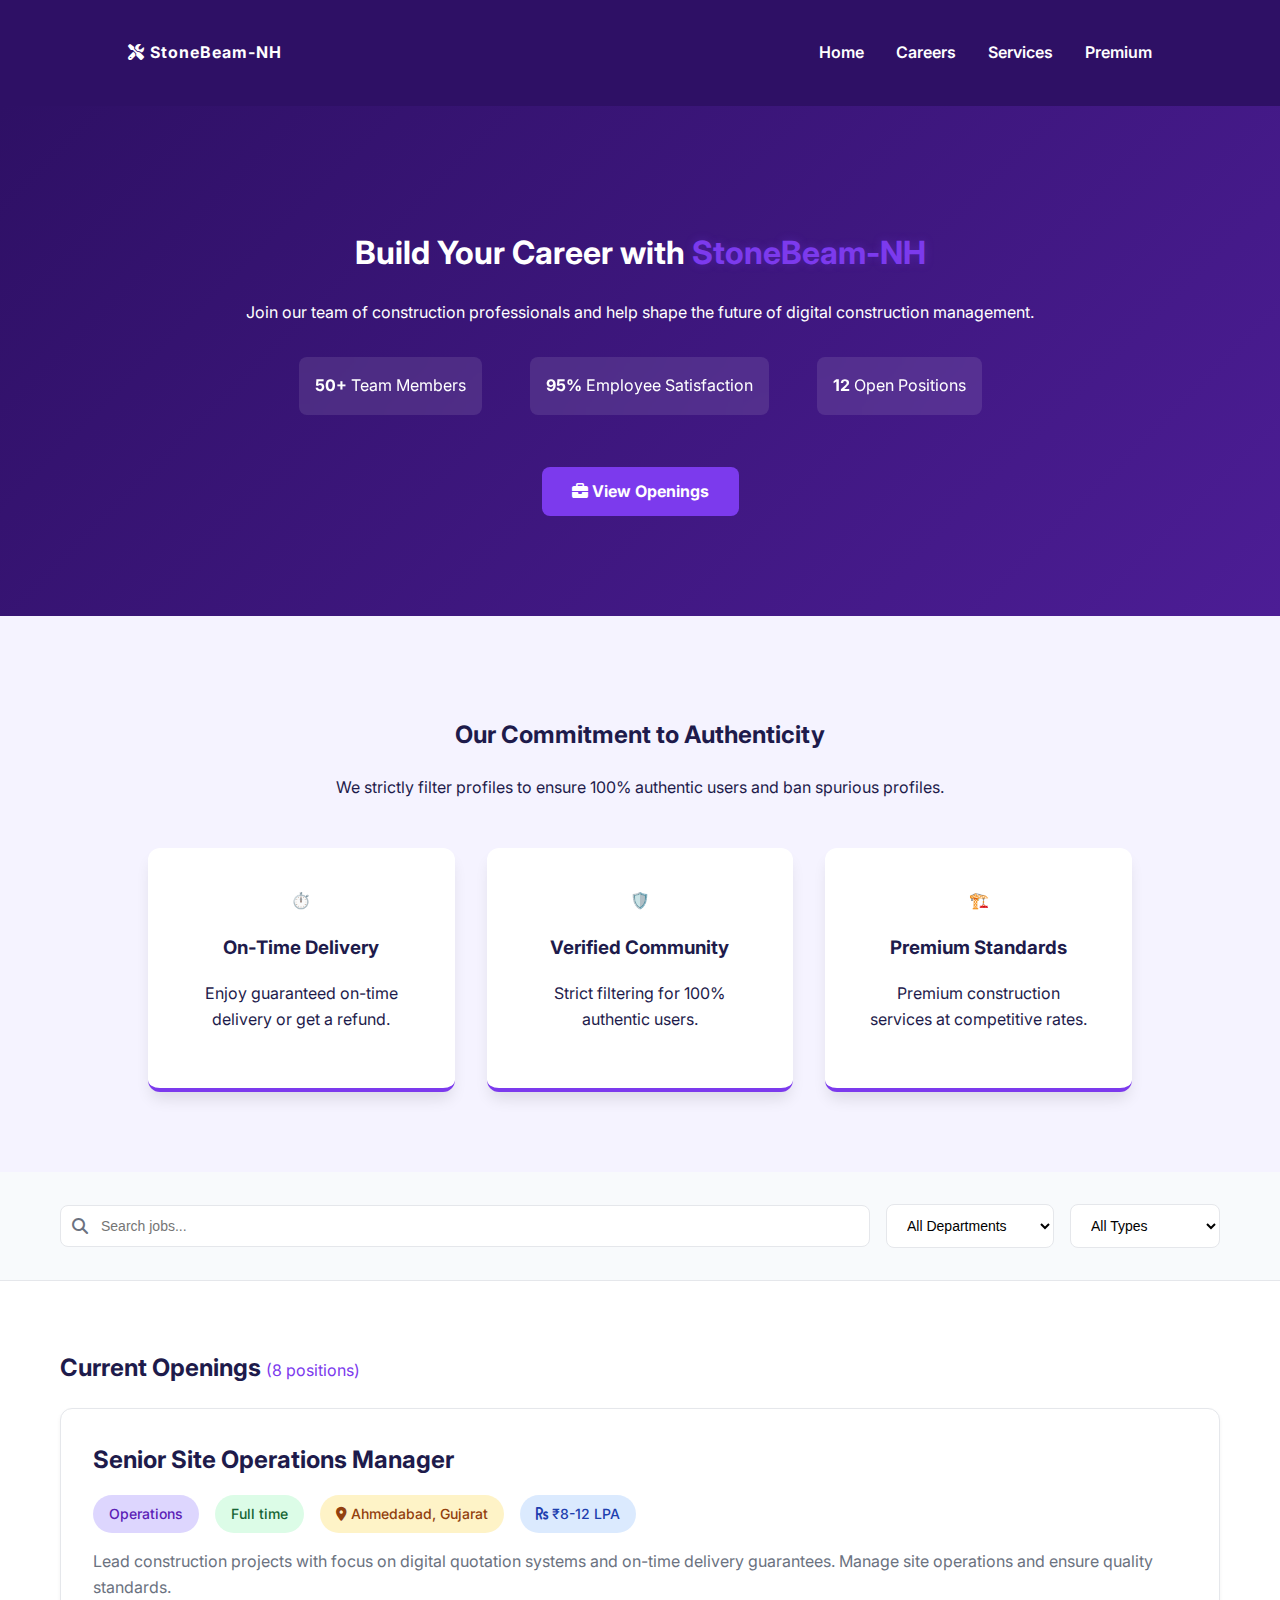
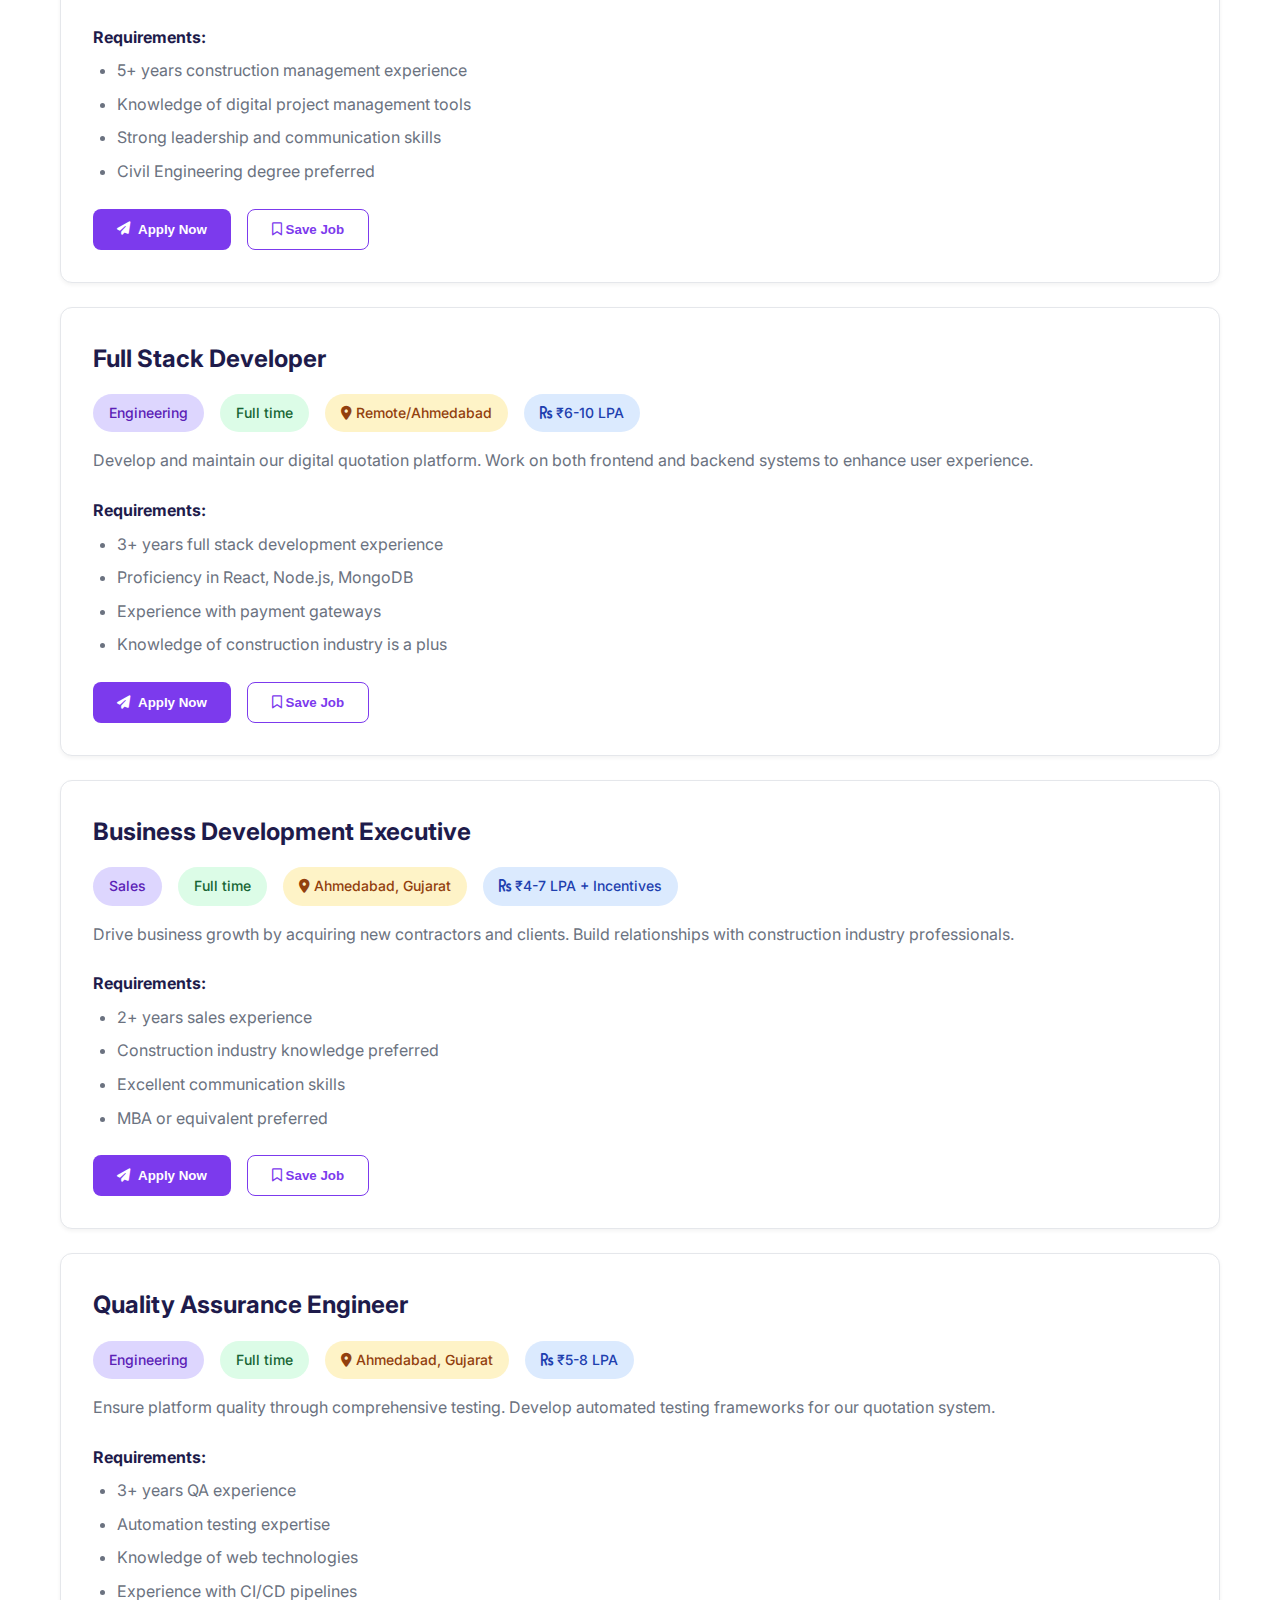
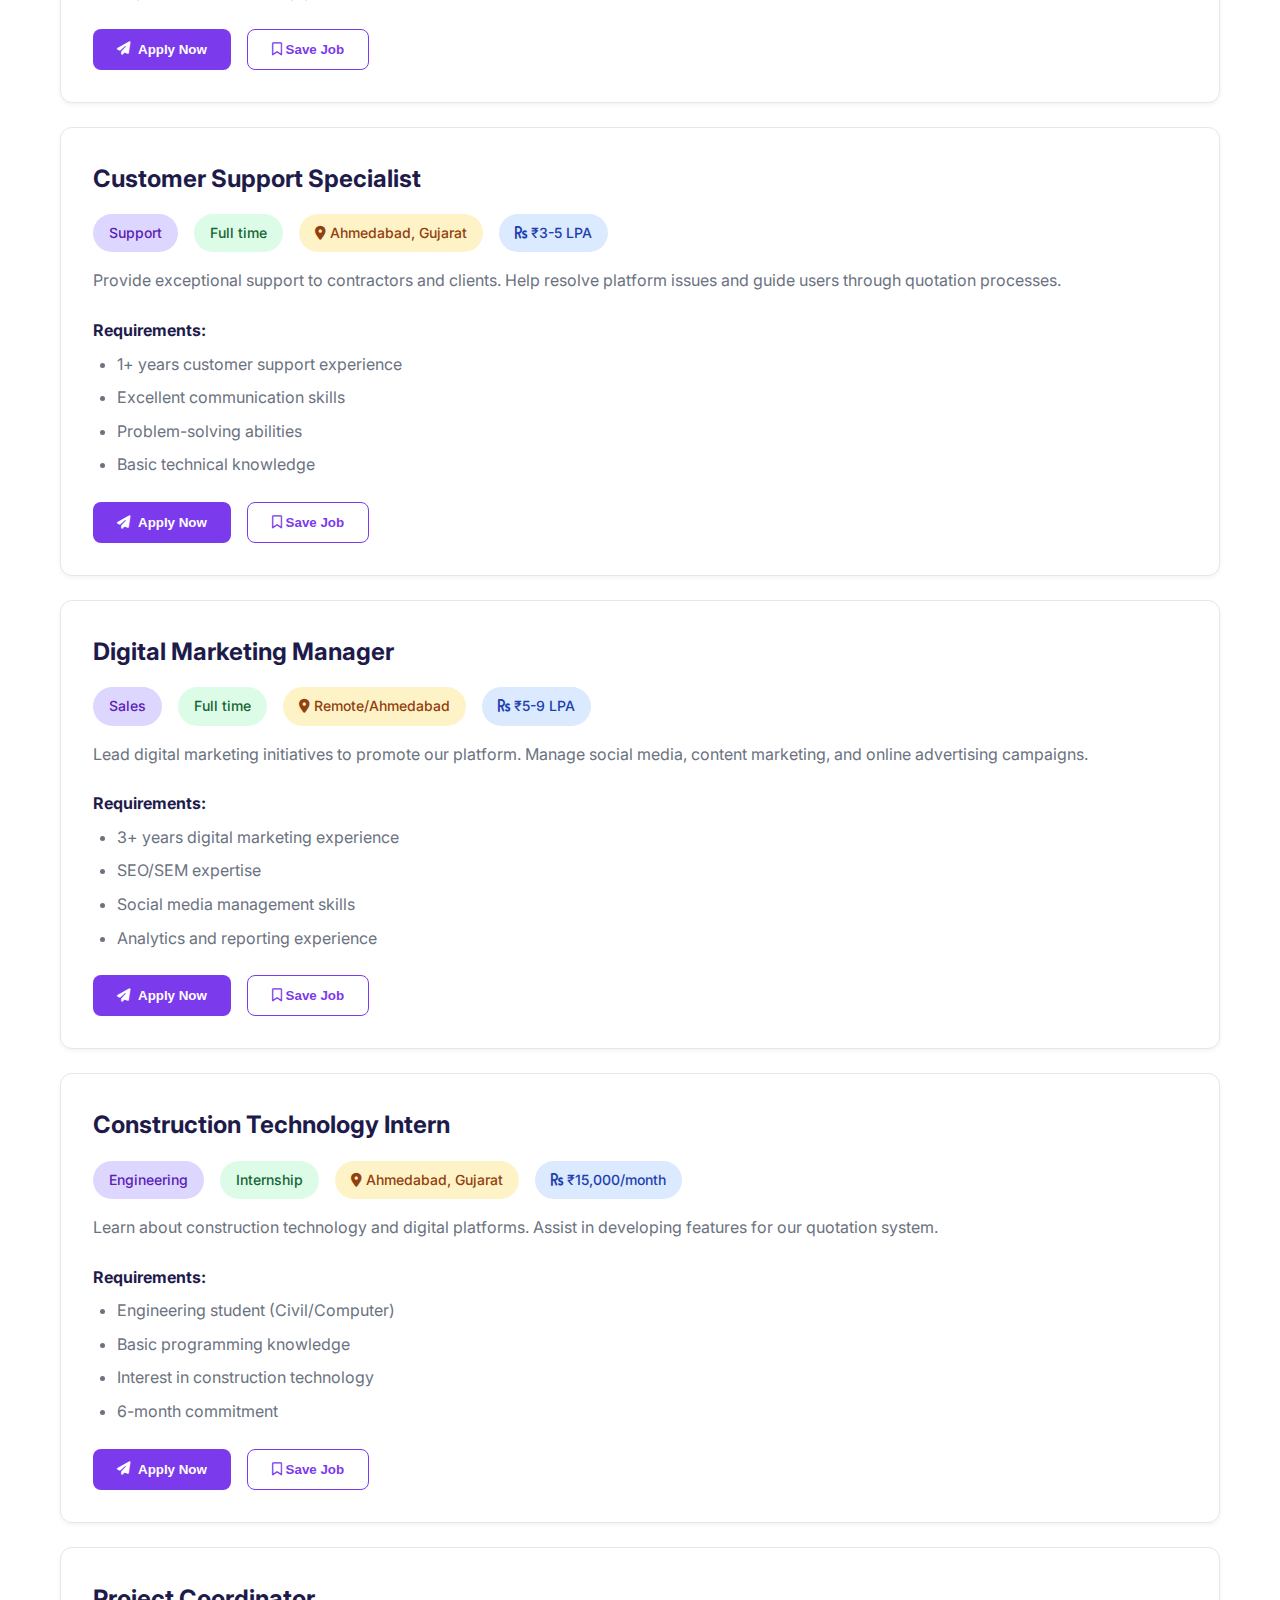
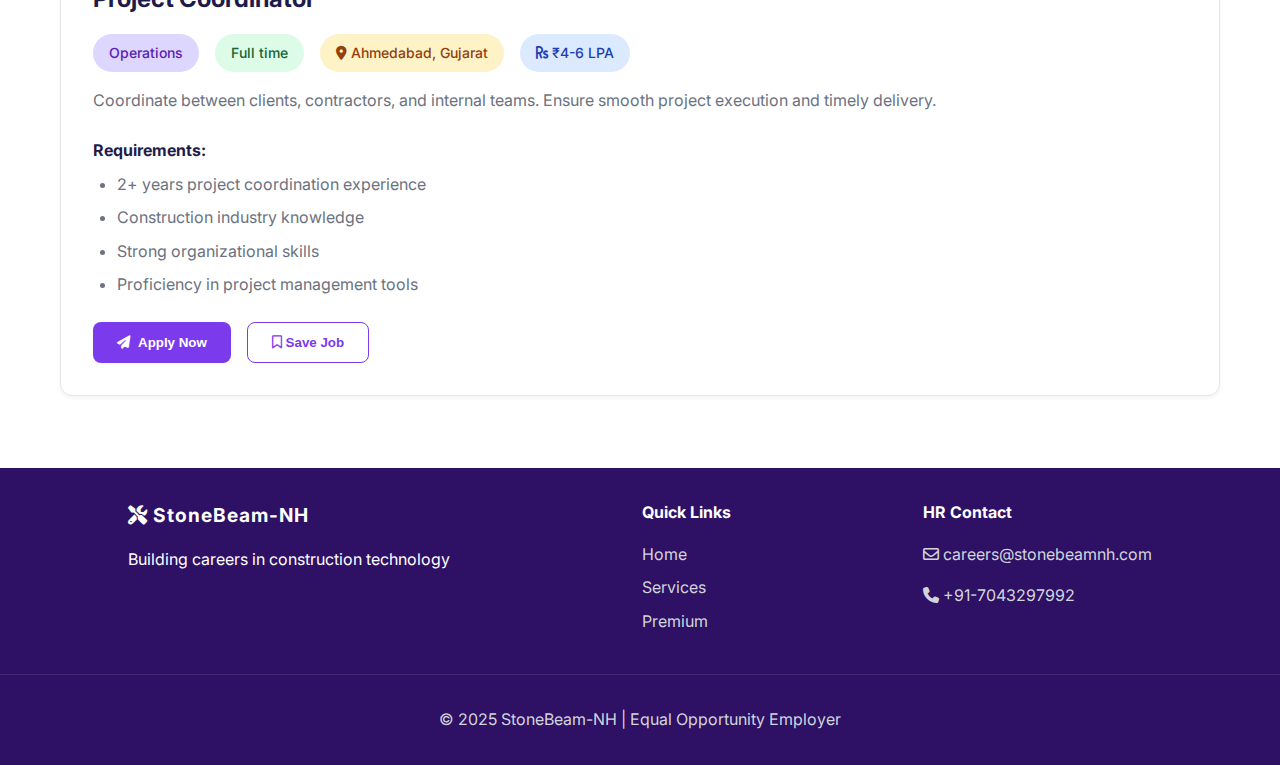
<file: carrier.html>
<!DOCTYPE html>
<html lang="en">
<head>
    <meta charset="UTF-8">
    <meta name="viewport" content="width=device-width, initial-scale=1.0">
    <title>Careers | StoneBeam-NH</title>
    <link rel="stylesheet" href="carrier.css">
    <link href="https://fonts.googleapis.com/css2?family=Inter:wght@400;600;700&display=swap" rel="stylesheet">
    <link rel="stylesheet" href="https://cdnjs.cloudflare.com/ajax/libs/font-awesome/6.4.0/css/all.min.css">
</head>
<body>

    <nav class="navbar">
        <div class="logo"><i class="fa-solid fa-screwdriver-wrench"></i> StoneBeam-NH</div>
        <ul class="nav-links">
            <li><a href="index.html">Home</a></li>
            <li><a href="carrier.html" class="active">Careers</a></li>
            <li><a href="help_support.html">Services</a></li>
            <li><a href="premium.html">Premium</a></li>
        </ul>
    </nav>

    <header class="hero">
        <div class="hero-content">
            <h1>Build Your Career with <span class="highlight">StoneBeam-NH</span></h1>
            <p>Join our team of construction professionals and help shape the future of digital construction management.</p>
            <div class="hero-stats">
                <div class="stat"><strong>50+</strong> Team Members</div>
                <div class="stat"><strong>95%</strong> Employee Satisfaction</div>
                <div class="stat"><strong>12</strong> Open Positions</div>
            </div>
            <a href="#openings" class="btn-primary"><i class="fa-solid fa-briefcase"></i> View Openings</a>
        </div>
    </header>

    <section class="trust-section">
        <div class="container">
            <h2>Our Commitment to Authenticity</h2>
            <p>We strictly filter profiles to ensure 100% authentic users and ban spurious profiles.</p>
            <div class="feature-grid">
                <div class="feature-card">
                    <div class="icon">⏱️</div>
                    <h3>On-Time Delivery</h3>
                    <p>Enjoy guaranteed on-time delivery or get a refund.</p>
                </div>
                <div class="feature-card">
                    <div class="icon">🛡️</div>
                    <h3>Verified Community</h3>
                    <p>Strict filtering for 100% authentic users.</p>
                </div>
                <div class="feature-card">
                    <div class="icon">🏗️</div>
                    <h3>Premium Standards</h3>
                    <p>Premium construction services at competitive rates.</p>
                </div>
            </div>
        </div>
    </section>

    <section class="job-filters">
        <div class="container">
            <div class="filter-bar">
                <div class="search-box">
                    <i class="fa-solid fa-search"></i>
                    <input type="text" id="job-search" placeholder="Search jobs...">
                </div>
                <select id="department-filter">
                    <option value="all">All Departments</option>
                    <option value="engineering">Engineering</option>
                    <option value="operations">Operations</option>
                    <option value="sales">Sales & Marketing</option>
                    <option value="support">Support</option>
                </select>
                <select id="type-filter">
                    <option value="all">All Types</option>
                    <option value="full-time">Full-Time</option>
                    <option value="part-time">Part-Time</option>
                    <option value="contract">Contract</option>
                    <option value="internship">Internship</option>
                </select>
            </div>
        </div>
    </section>

    <section id="openings" class="jobs">
        <div class="container">
            <h2>Current Openings <span id="job-count">(12 positions)</span></h2>
            <div id="jobs-container">
                <!-- Jobs will be populated by JavaScript -->
            </div>
        </div>
    </section>

    <!-- Application Modal -->
    <div id="application-modal" class="modal">
        <div class="modal-content">
            <div class="modal-header">
                <h3>Apply for Position</h3>
                <span class="close" onclick="closeApplicationModal()">&times;</span>
            </div>
            <form id="application-form">
                <input type="hidden" id="job-id">
                <div class="form-group">
                    <label>Full Name *</label>
                    <input type="text" id="applicant-name" required>
                </div>
                <div class="form-group">
                    <label>Email *</label>
                    <input type="email" id="applicant-email" required>
                </div>
                <div class="form-group">
                    <label>Phone *</label>
                    <input type="tel" id="applicant-phone" required>
                </div>
                <div class="form-group">
                    <label>Experience (Years)</label>
                    <select id="experience">
                        <option value="0-1">0-1 years</option>
                        <option value="2-5">2-5 years</option>
                        <option value="6-10">6-10 years</option>
                        <option value="10+">10+ years</option>
                    </select>
                </div>
                <div class="form-group">
                    <label>Resume *</label>
                    <input type="file" id="resume" accept=".pdf,.doc,.docx" required>
                </div>
                <div class="form-group">
                    <label>Cover Letter</label>
                    <textarea id="cover-letter" rows="4" placeholder="Tell us why you're perfect for this role..."></textarea>
                </div>
                <div class="form-actions">
                    <button type="button" onclick="closeApplicationModal()">Cancel</button>
                    <button type="submit" class="btn-primary">Submit Application</button>
                </div>
            </form>
        </div>
    </div>

    <footer>
        <div class="footer-content">
            <div class="footer-left">
                <div class="logo"><i class="fa-solid fa-screwdriver-wrench"></i> StoneBeam-NH</div>
                <p>Building careers in construction technology</p>
            </div>
            <div class="footer-links">
                <h4>Quick Links</h4>
                <ul>
                    <li><a href="index.html">Home</a></li>
                    <li><a href="help_support.html">Services</a></li>
                    <li><a href="premium.html">Premium</a></li>
                </ul>
            </div>
            <div class="footer-contact">
                <h4>HR Contact</h4>
                <p><i class="fa-regular fa-envelope"></i> careers@stonebeamnh.com</p>
                <p><i class="fa-solid fa-phone"></i> +91-7043297992</p>
            </div>
        </div>
        <div class="footer-bottom">
            <p>&copy; 2025 StoneBeam-NH | Equal Opportunity Employer</p>
        </div>
    </footer>

    <script src="carrier.js"></script>
</body>
</html>
</file>
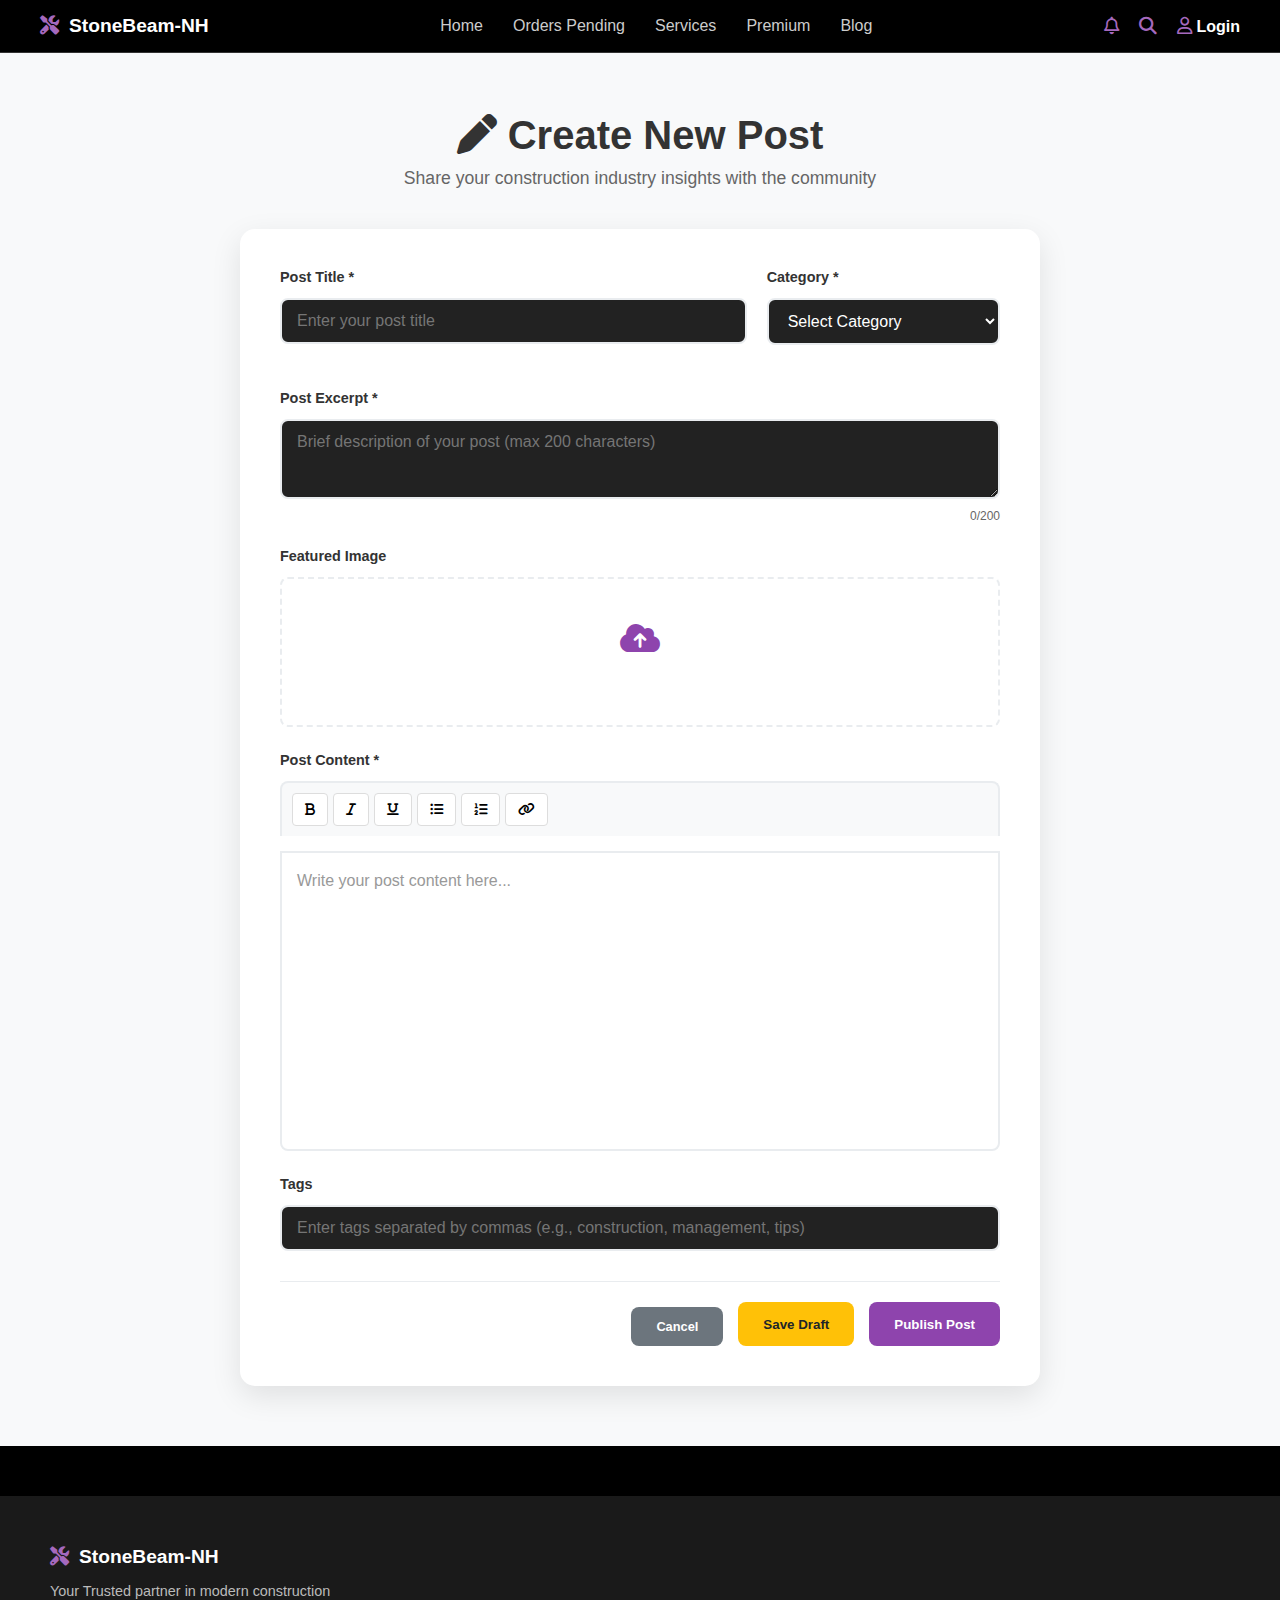
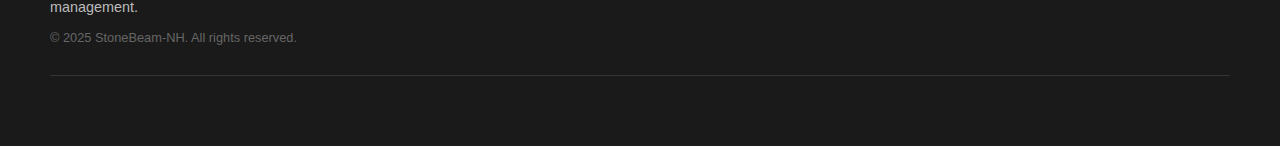
<file: create-post.html>
<!DOCTYPE html>
<html lang="en">
<head>
    <meta charset="UTF-8">
    <meta name="viewport" content="width=device-width, initial-scale=1.0">
    <title>Create New Post | StoneBeam-NH</title>
    <link rel="stylesheet" href="index.css">
    <link rel="stylesheet" href="https://cdnjs.cloudflare.com/ajax/libs/font-awesome/6.4.0/css/all.min.css">
</head>
<body>
    <nav class="navbar">
        <div class="logo">
            <i class="fa-solid fa-screwdriver-wrench"></i> StoneBeam-NH
        </div>
        <ul class="nav-links">
            <li><a href="index.html">Home</a></li>
            <li><a href="orders.html">Orders Pending</a></li>
            <li><a href="help_support.html">Services</a></li>
            <li><a href="premium.html">Premium</a></li>
            <li><a href="blog.html">Blog</a></li>
        </ul>
        <div class="nav-actions">
            <i class="fa-regular fa-bell"></i>
            <i class="fa-solid fa-magnifying-glass"></i>
            <a href="login.html" id="login-link" class="login-btn"><i class="fa-regular fa-user"></i> Login</a>
        </div>
    </nav>

    <div class="create-post-container">
        <div class="main-container">
            <div class="create-post-header">
                <h1><i class="fa-solid fa-pen"></i> Create New Post</h1>
                <p>Share your construction industry insights with the community</p>
            </div>

            <form class="create-post-form" id="create-post-form">
                <div class="form-row">
                    <div class="form-group">
                        <label for="post-title">Post Title *</label>
                        <input type="text" id="post-title" name="title" required placeholder="Enter your post title">
                    </div>
                    <div class="form-group">
                        <label for="post-category">Category *</label>
                        <select id="post-category" name="category" required>
                            <option value="">Select Category</option>
                            <option value="technology">Technology</option>
                            <option value="safety">Safety</option>
                            <option value="management">Management</option>
                            <option value="tips">Tips & Tricks</option>
                        </select>
                    </div>
                </div>

                <div class="form-group">
                    <label for="post-excerpt">Post Excerpt *</label>
                    <textarea id="post-excerpt" name="excerpt" required placeholder="Brief description of your post (max 200 characters)" maxlength="200"></textarea>
                    <span class="char-count">0/200</span>
                </div>

                <div class="form-group">
                    <label for="post-image">Featured Image</label>
                    <div class="image-upload">
                        <input type="file" id="post-image" name="image" accept="image/*">
                        <div class="image-preview" id="image-preview">
                            <i class="fa-solid fa-cloud-upload"></i>
                            <span>Click to upload or drag image here</span>
                        </div>
                    </div>
                </div>

                <div class="form-group">
                    <label for="post-content">Post Content *</label>
                    <div class="editor-toolbar">
                        <button type="button" class="editor-btn" data-command="bold"><i class="fa-solid fa-bold"></i></button>
                        <button type="button" class="editor-btn" data-command="italic"><i class="fa-solid fa-italic"></i></button>
                        <button type="button" class="editor-btn" data-command="underline"><i class="fa-solid fa-underline"></i></button>
                        <button type="button" class="editor-btn" data-command="insertUnorderedList"><i class="fa-solid fa-list-ul"></i></button>
                        <button type="button" class="editor-btn" data-command="insertOrderedList"><i class="fa-solid fa-list-ol"></i></button>
                        <button type="button" class="editor-btn" data-command="createLink"><i class="fa-solid fa-link"></i></button>
                    </div>
                    <div class="editor-content" id="post-content" contenteditable="true" placeholder="Write your post content here..."></div>
                </div>

                <div class="form-group">
                    <label for="post-tags">Tags</label>
                    <input type="text" id="post-tags" name="tags" placeholder="Enter tags separated by commas (e.g., construction, management, tips)">
                </div>

                <div class="form-actions">
                    <button type="button" class="btn-secondary" onclick="window.location.href='blog.html'">Cancel</button>
                    <button type="button" class="btn-draft" id="save-draft">Save Draft</button>
                    <button type="submit" class="btn-primary">Publish Post</button>
                </div>
            </form>
        </div>
    </div>

    <footer>
        <div class="footer-content">
            <div class="footer-left">
                <div class="logo">
                    <i class="fa-solid fa-screwdriver-wrench"></i> StoneBeam-NH
                </div>
                <p>Your Trusted partner in modern construction management.</p>
                <div class="copyright">
                    &copy; 2025 StoneBeam-NH. All rights reserved.
                </div>
            </div>
        </div>
    </footer>

    <script src="create-post.js"></script>
</body>
</html>
</file>
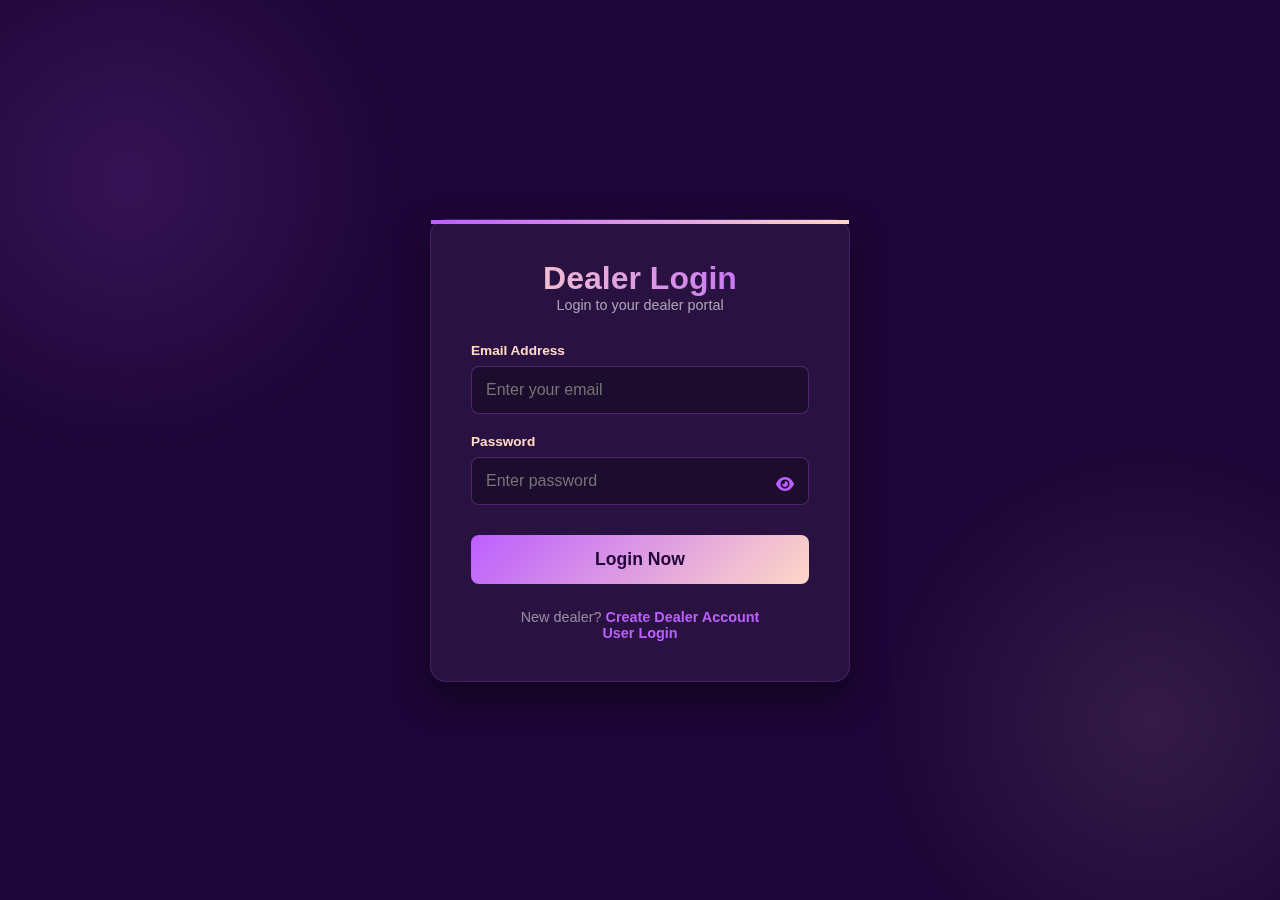
<file: dealer-home.html>
<!DOCTYPE html>
<html lang="en">
<head>
    <meta charset="UTF-8">
    <meta name="viewport" content="width=device-width, initial-scale=1.0">
    <title>Dealer Dashboard - StoneBeam-NH</title>
    <link rel="stylesheet" href="index.css">
    <link rel="stylesheet" href="https://cdnjs.cloudflare.com/ajax/libs/font-awesome/6.4.0/css/all.min.css">
</head>
<body>
    <script>
        const currentDealer = sessionStorage.getItem('sb_currentDealer');
        if (!currentDealer) {
            alert('Please login as dealer');
            window.location.href = 'dealer-login.html';
        }
    </script>

    <nav class="navbar">
        <div class="logo">
            <i class="fa-solid fa-screwdriver-wrench"></i> StoneBeam-NH Dealer
        </div>
        <ul class="nav-links">
            <li><a href="dealer-home.html" class="active">Home</a></li>
            <li><a href="dealer-orders-pending.html">Orders Pending</a></li>
            <li><a href="dealer.html">All Orders</a></li>
            <li><a href="prepare-quotations.html">Prepare Quote</a></li>
            <li><a href="upload-quotations.html">Upload Quote</a></li>
            <li><a href="help_support.html">Services</a></li>
        </ul>
        <div class="nav-actions">
            <div class="dealer-profile-dropdown">
                <div class="dealer-profile-btn" onclick="toggleDealerProfile()">
                    <i class="fa-solid fa-user-tie"></i>
                    <span id="dealer-name">Dealer Panel</span>
                    <i class="fa-solid fa-chevron-down"></i>
                </div>
                <div class="dealer-dropdown" id="dealerDropdown">
                    <div class="dealer-info">
                        <div class="dealer-avatar">D</div>
                        <div class="dealer-details">
                            <span class="dealer-name" id="dropdown-dealer-name">Dealer Name</span>
                            <span class="dealer-email" id="dropdown-dealer-email">dealer@example.com</span>
                        </div>
                    </div>
                    <div class="dropdown-divider"></div>
                    <a href="dealer-profile.html" class="dropdown-item">
                        <i class="fa-solid fa-user-tie"></i> View Profile
                    </a>
                    <a href="prepare-quotations.html" class="dropdown-item">
                        <i class="fa-solid fa-file-invoice-dollar"></i> Create Quotation
                    </a>
                    <a href="#" class="dropdown-item" onclick="logout()">
                        <i class="fa-solid fa-sign-out-alt"></i> Logout
                    </a>
                </div>
            </div>
        </div>
    </nav>

    <header class="hero">
        <div class="hero-overlay">
            <div class="hero-content">
                <h1>Grow Your Business,<br><span class="gradient-text">Order By Order</span></h1>
                <p>Find new projects, submit quotations, and manage orders efficiently with our dealer platform.</p>
                
              <div class="hero-buttons">
                    <a href="dealer-orders-pending.html" class="btn-primary"><i class="fa-solid fa-hourglass-half"></i> <span>Orders Pending</span></a>
                    <a href="dealer.html" class="btn-secondary"><i class="fa-regular fa-folder-open"></i> <span>All Orders</span></a>
                </div>
            </div>

            <div class="floating-badge">
                <div class="badge-text">
                    <span>Active Orders</span>
                    <strong> <i class="fa-solid fa-box"></i></strong>
                </div>
                <div class="badge-text">
                    <span>Rating</span>
                    <strong> <i class="fa-solid fa-star"></i></strong>
                </div>
            </div>
        </div>
    </header>

    <section class="stats-bar">
        <div class="stat-pill">
            <i class="fa-solid fa-scroll"></i>
            <div class="stat-info">
                <span>Quotations Submitted</span>
                <strong>50+</strong>
            </div>
        </div>
        <div class="stat-pill">
            <i class="fa-solid fa-check-circle"></i>
            <div class="stat-info">
                <span>Orders Completed</span>
                <strong>35+</strong>
            </div>
        </div>
        <div class="stat-pill">
            <i class="fa-solid fa-star"></i>
            <div class="stat-info">
                <span>Customer Rating</span>
                <strong>4.8/5</strong>
            </div>
        </div>
        <div class="stat-pill">
            <i class="fa-solid fa-clock"></i>
            <div class="stat-info">
                <span>Response Time</span>
                <strong>2 hrs</strong>
            </div>
        </div>
    </section>

    <div class="main-container">
        
        <div class="content-header">
            <h2>Quick Actions</h2>
        </div>

        <div class="grid-row">
            <div class="cards-column">
                <div class="service-card" style="background-image: linear-gradient(to right, rgba(0,0,0,0.1), rgba(142, 68, 173, 0.8)), url('https://images.unsplash.com/photo-1503387762-592deb58ef4e?q=80&w=2000&auto=format&fit=crop');">
                    <div class="card-content">
                        <h3>Orders Pending</h3>
                        <p>Review and respond to pending project orders requiring your attention.</p>
                        <a href="dealer-orders-pending.html" class="details-link">View Pending Orders &longrightarrow;</a>
                    </div>
                </div>
                <div class="service-card" style="background-image: linear-gradient(to right, rgba(0,0,0,0.1), rgba(142, 68, 173, 0.8)), url('https://images.unsplash.com/photo-1618221195710-dd6b41faaea6?q=80&w=2000&auto=format&fit=crop');">
                    <div class="card-content">
                        <h3>All Orders</h3>
                        <p>Track all your submitted quotations and order status.</p>
                        <a href="dealer.html" class="details-link">View All Orders &longrightarrow;</a>
                    </div>
                </div>
            </div>

            <div class="sidebar-column">
                <div class="sidebar-panel quick-actions">
                    <h3>Quick Actions</h3>
                    <div class="action-grid">
                        <div class="action-item" onclick="window.location.href='dealer-orders-pending.html'">
                            <i class="fa-solid fa-hourglass-half"></i>
                            <span>Orders Pending</span>
                        </div>
                        <div class="action-item" onclick="window.location.href='dealer.html'">
                            <i class="fa-regular fa-file-alt"></i>
                            <span>All Orders</span>
                        </div>
                        <div class="action-item" onclick="window.location.href='prepare-quotations.html'">
                            <i class="fa-solid fa-file-alt"></i>
                            <span>Prepare Quotation</span>
                        </div>
                        <div class="action-item" onclick="window.location.href='upload-quotations.html'">
                            <i class="fa-solid fa-cloud-upload-alt"></i>
                            <span>Upload Quotation</span>
                        </div>
                        <div class="action-item" onclick="window.location.href='premium.html'">
                            <i class="fa-solid fa-circle-dollar-to-slot"></i>
                            <span>Premium</span>
                        </div>
                        <div class="action-item" onclick="window.location.href='help_support.html'">
                            <i class="fa-solid fa-headset"></i>
                            <span>Support</span>
                        </div>
                    </div>
                </div>
            </div>
        </div>
    </div>

    <footer>
        <div class="footer-content">
            <div class="footer-left">
                <div class="logo">
                    <i class="fa-solid fa-screwdriver-wrench"></i> StoneBeam-NH
                </div>
                <p>Your Trusted partner in modern construction management. Bringing digital efficiency to the job site.</p>
                <div class="copyright">
                    &copy; 2025 StoneBeam-NH. All rights reserved.
                </div>
            </div>
            
            <div class="footer-links">
                <h4>Company</h4>
                <ul>
                    <li><a href="about.html">About Us</a></li>
                    <li><a href="carrier.html">Careers</a></li>
                    <li><a href="press.html">Press</a></li>
                </ul>
            </div>

            <div class="footer-links">
                <h4>Resources</h4>
                <ul>
                    <li><a href="blog.html">Blog</a></li>
                    <li><a href="guides.html">Guides</a></li>
                    <li><a href="help_support.html">Help Center</a></li>
                </ul>
            </div>

            <div class="footer-contact">
                <h4>Contact</h4>
                <p><i class="fa-regular fa-envelope"></i> <a href="mailto:stonebeamnh@gmail.com" style="color: inherit;">stonebeamnh@gmail.com</a></p>
                <p><i class="fa-solid fa-phone"></i> <a href="tel:+919106120047" style="color: inherit; text-decoration: none;">+91-9106120047</a> / <a href="tel:+917043297992" style="color: inherit; text-decoration: none;">+91-7043297992</a></p>
                <p><i class="fa-solid fa-map-marker-alt"></i> <a href="https://maps.google.com/?q=Ahmedabad,Gujarat,India" target="_blank" style="color: inherit; text-decoration: none;">Ahmedabad, Gujarat</a></p>
            </div>
        </div>
        <div class="footer-bottom">
            <span><a href="privacy.html">Privacy Policy</a></span>
            <span><a href="terms.html"> Terms of Service</a></span>
        </div>
    </footer>
</body>
</html>
    <script>
        function toggleDealerProfile() {
            const dropdown = document.getElementById('dealerDropdown');
            dropdown.classList.toggle('show');
        }

        function logout() {
            sessionStorage.clear();
            window.location.href = 'dealer-login.html';
        }

        // Close dropdown when clicking outside
        document.addEventListener('click', function(e) {
            if (!e.target.closest('.dealer-profile-dropdown')) {
                document.getElementById('dealerDropdown').classList.remove('show');
            }
        });

        // Load dealer info
        document.addEventListener('DOMContentLoaded', function() {
            const currentDealer = JSON.parse(sessionStorage.getItem('sb_currentDealer'));
            if (currentDealer) {
                document.getElementById('dealer-name').textContent = currentDealer.name || currentDealer.businessName || 'Dealer';
                document.getElementById('dropdown-dealer-name').textContent = currentDealer.name || currentDealer.businessName || 'Dealer Name';
                document.getElementById('dropdown-dealer-email').textContent = currentDealer.email || 'dealer@example.com';
                document.querySelector('.dealer-avatar').textContent = (currentDealer.name || currentDealer.businessName || 'D').charAt(0).toUpperCase();
            }
        });
    </script>
</file>
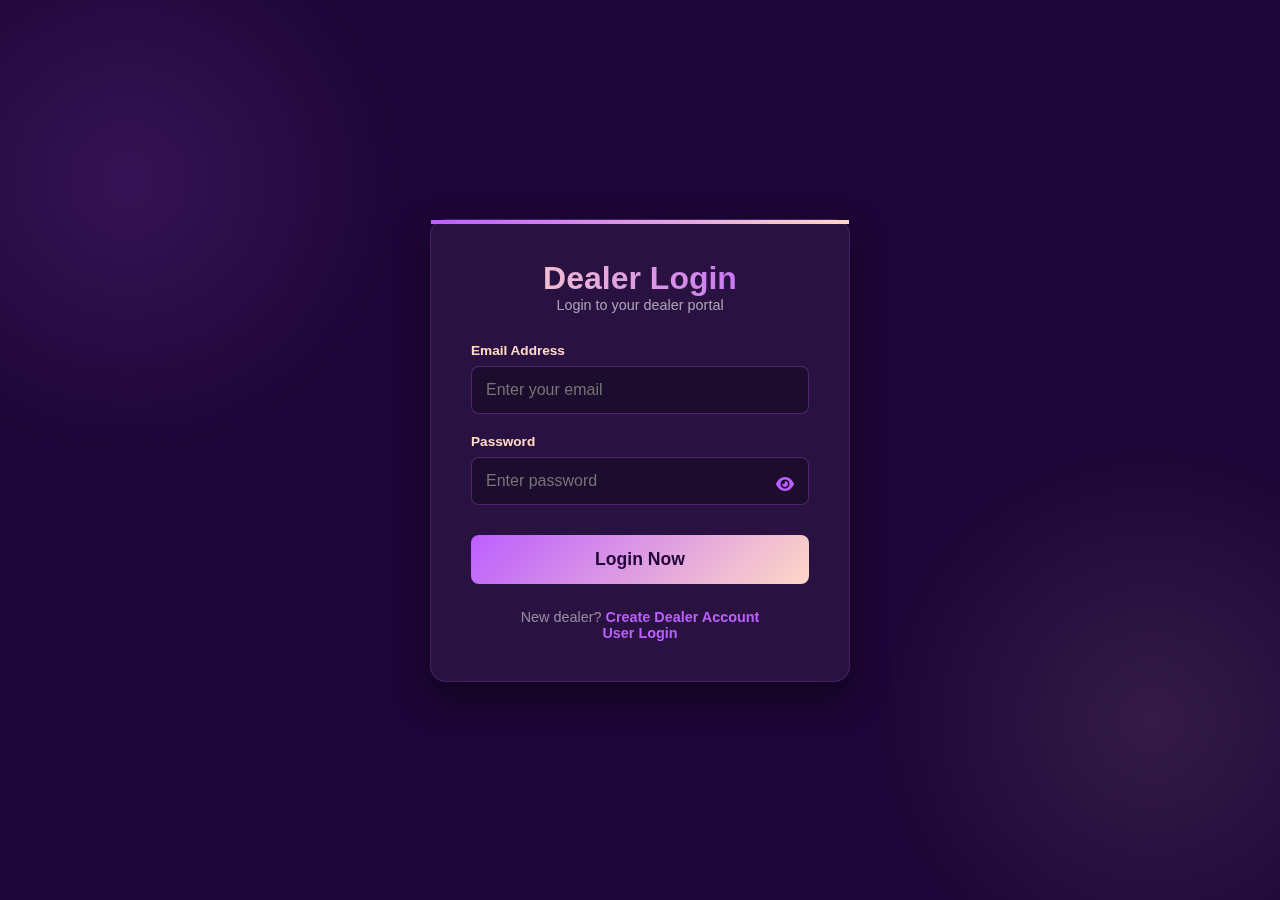
<file: dealer-login.html>
<!DOCTYPE html>
<html lang="en">
<head>
    <meta charset="UTF-8">
    <title>Dealer Login | StoneBeam-NH</title>
    <link rel="stylesheet" href="https://cdnjs.cloudflare.com/ajax/libs/font-awesome/6.4.0/css/all.min.css">
    <link rel="stylesheet" href="login.css">
</head>
<body>
    <div class="auth-card">
        <div class="header">
            <h2>Dealer Login</h2>
            <p>Login to your dealer portal</p>
        </div>

        <div id="error-msg" class="msg-box error"></div>

        <form id="loginForm">
            <div class="input-group">
                <label>Email Address</label>
                <input type="email" id="loginInput" placeholder="Enter your email" required>
            </div>

            <div class="input-group">
                <label>Password</label>
                <input type="password" id="loginPass" placeholder="Enter password" required>
                <i class="fa-solid fa-eye toggle-password" onclick="togglePass('loginPass', this)"></i>
            </div>

            <button type="submit" class="gradient-btn">Login Now</button>
        </form>

        <div class="links">
            <p>New dealer? <a href="dealer-signup.html">Create Dealer Account</a></p>
            <p><a href="login.html">User Login</a></p>
        </div>
    </div>

    <script>
        function togglePass(inputId, icon) {
            const input = document.getElementById(inputId);
            if (input.type === "password") {
                input.type = "text";
                icon.classList.remove("fa-eye");
                icon.classList.add("fa-eye-slash");
            } else {
                input.type = "password";
                icon.classList.remove("fa-eye-slash");
                icon.classList.add("fa-eye");
            }
        }
        
        document.getElementById('loginForm').addEventListener('submit', function(e) {
            e.preventDefault();
            const email = document.getElementById('loginInput').value;
            const password = document.getElementById('loginPass').value;
            
            // Simple dealer authentication
            const dealers = JSON.parse(localStorage.getItem('sb_dealers') || '[]');
            const dealer = dealers.find(d => d.email === email && d.password === password);
            
            if (dealer) {
                sessionStorage.setItem('sb_currentDealer', JSON.stringify(dealer));
                localStorage.setItem('sb_hasSeenUserTypeModal', 'true');
                window.location.href = 'dealer-home.html';
            } else {
                document.getElementById('error-msg').style.display = 'block';
                document.getElementById('error-msg').textContent = 'Invalid dealer credentials';
            }
        });
    </script>
</body>
</html>
</file>
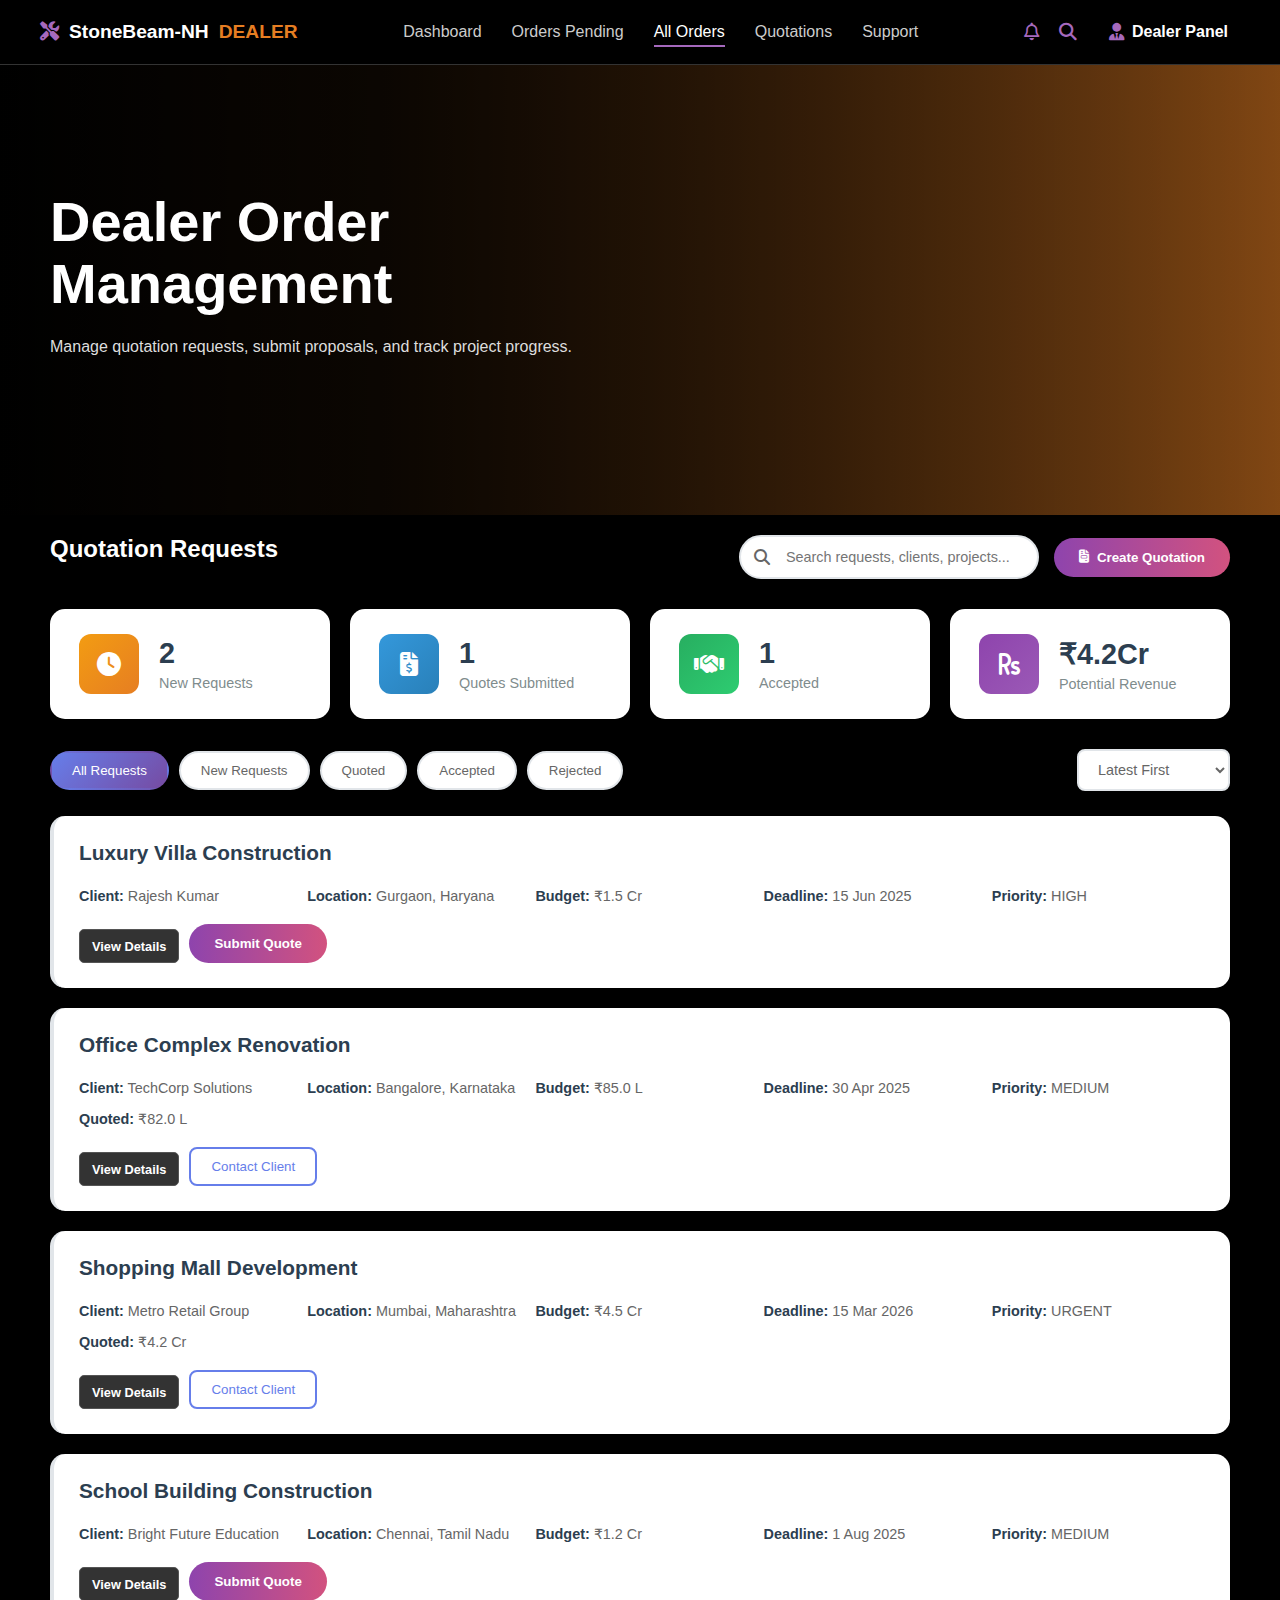
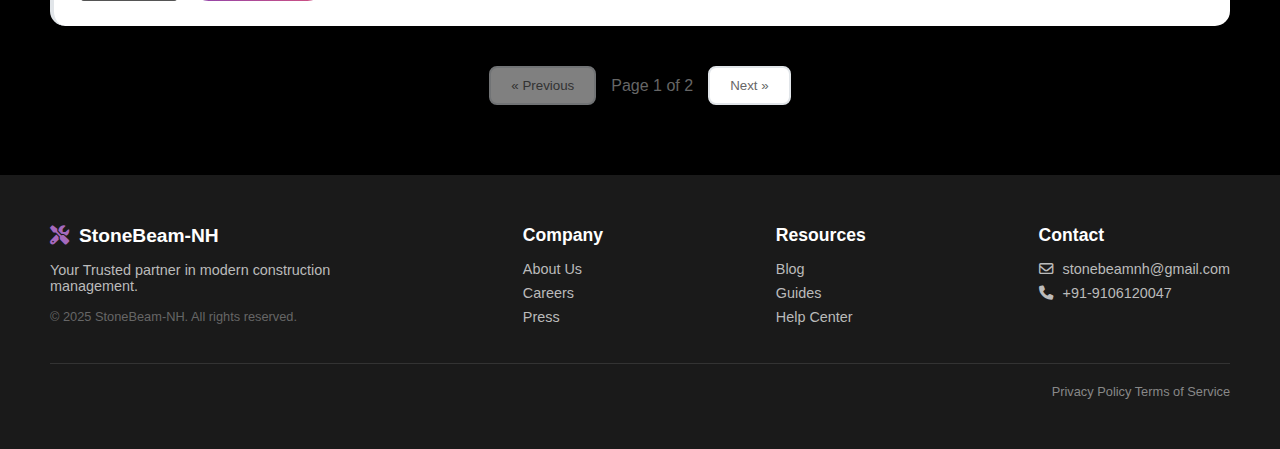
<file: dealer-orders.html>
<!DOCTYPE html>
<html lang="en">
<head>
    <meta charset="UTF-8">
    <meta name="viewport" content="width=device-width, initial-scale=1.0">
    <title>Dealer Orders - StoneBeam-NH</title>
    <link rel="stylesheet" href="index.css">
    <link rel="stylesheet" href="orders-styles.css">
    <link rel="stylesheet" href="https://cdnjs.cloudflare.com/ajax/libs/font-awesome/6.4.0/css/all.min.css">
</head>
<body>

    <nav class="navbar">
        <div class="logo">
            <i class="fa-solid fa-screwdriver-wrench"></i> StoneBeam-NH <span style="color:#e67e22;">DEALER</span>
        </div>
        <ul class="nav-links">
            <li><a href="dealer-home.html">Dashboard</a></li>
            <li><a href="dealer-orders-pending.html">Orders Pending</a></li>
            <li><a href="dealer-orders.html" class="active">All Orders</a></li>
            <li><a href="prepare-quotations.html">Quotations</a></li>
            <li><a href="help_support.html">Support</a></li>
        </ul>
        <div class="nav-actions">
            <i class="fa-regular fa-bell"></i>
            <i class="fa-solid fa-magnifying-glass"></i>
            <div class="user-profile-nav">
                <i class="fa-solid fa-user-tie"></i> Dealer Panel
            </div>
        </div>
    </nav>

    <section class="hero" style="background-image: linear-gradient(to right, rgba(0,0,0,0.5), rgba(230, 126, 34, 0.8)), url('https://images.unsplash.com/photo-1541888946425-d81bb19240f5?q=80&w=2000&auto=format&fit=crop');">
        <div class="hero-overlay">
            <div class="hero-content">
                <h1>Dealer Order Management</h1>
                <p>Manage quotation requests, submit proposals, and track project progress.</p>
            </div>
        </div>
    </section>

    <div class="main-container">
        <div class="content-header">
            <h2>Quotation Requests</h2>
            <div class="header-actions">
                <div class="search-box">
                    <i class="fa-solid fa-search"></i>
                    <input type="text" id="search-orders" placeholder="Search requests, clients, projects...">
                </div>
                <button class="btn-primary" id="create-quotation-btn">
                    <i class="fa-solid fa-file-invoice"></i> Create Quotation
                </button>
            </div>
        </div>

        <div class="dashboard-stats">
            <div class="stat-card">
                <div class="stat-icon pending">
                    <i class="fa-solid fa-clock"></i>
                </div>
                <div class="stat-info">
                    <h3 id="pending-requests">8</h3>
                    <p>New Requests</p>
                </div>
            </div>
            <div class="stat-card">
                <div class="stat-icon progress">
                    <i class="fa-solid fa-file-invoice-dollar"></i>
                </div>
                <div class="stat-info">
                    <h3 id="submitted-quotes">15</h3>
                    <p>Quotes Submitted</p>
                </div>
            </div>
            <div class="stat-card">
                <div class="stat-icon completed">
                    <i class="fa-solid fa-handshake"></i>
                </div>
                <div class="stat-info">
                    <h3 id="accepted-quotes">12</h3>
                    <p>Accepted</p>
                </div>
            </div>
            <div class="stat-card">
                <div class="stat-icon revenue">
                    <i class="fa-solid fa-rupee-sign"></i>
                </div>
                <div class="stat-info">
                    <h3 id="potential-revenue">₹1.8Cr</h3>
                    <p>Potential Revenue</p>
                </div>
            </div>
        </div>

        <div class="filters-section">
            <div class="filters">
                <button class="filter-btn active" data-filter="all">All Requests</button>
                <button class="filter-btn" data-filter="new">New Requests</button>
                <button class="filter-btn" data-filter="quoted">Quoted</button>
                <button class="filter-btn" data-filter="accepted">Accepted</button>
                <button class="filter-btn" data-filter="rejected">Rejected</button>
            </div>
            <div class="sort-options">
                <select id="sort-orders">
                    <option value="date-desc">Latest First</option>
                    <option value="date-asc">Oldest First</option>
                    <option value="budget-desc">Highest Budget</option>
                    <option value="budget-asc">Lowest Budget</option>
                    <option value="deadline">Deadline</option>
                </select>
            </div>
        </div>

        <div class="orders-container">
            <div id="orders-list" class="orders-list">
                <!-- Orders will be dynamically loaded here -->
            </div>
            
            <div id="no-orders" class="no-orders" style="display:none;">
                <i class="fa-solid fa-inbox"></i>
                <h3>No Requests Found</h3>
                <p>Try adjusting your search or filter criteria</p>
            </div>
        </div>

        <div class="pagination" id="pagination">
            <button class="page-btn" id="prev-page" disabled>« Previous</button>
            <span class="page-info" id="page-info">Page 1 of 1</span>
            <button class="page-btn" id="next-page" disabled>Next »</button>
        </div>
    </div>

    <footer>
        <div class="footer-content">
            <div class="footer-left">
                <div class="logo">
                    <i class="fa-solid fa-screwdriver-wrench"></i> StoneBeam-NH
                </div>
                <p>Your Trusted partner in modern construction management.</p>
                <div class="copyright">
                    &copy; 2025 StoneBeam-NH. All rights reserved.
                </div>
            </div>
            
            <div class="footer-links">
                <h4>Company</h4>
                <ul>
                    <li><a href="about.html">About Us</a></li>
                    <li><a href="carrier.html">Careers</a></li>
                    <li><a href="press.html">Press</a></li>
                </ul>
            </div>

            <div class="footer-links">
                <h4>Resources</h4>
                <ul>
                    <li><a href="blog.html">Blog</a></li>
                    <li><a href="guides.html">Guides</a></li>
                    <li><a href="help_support.html">Help Center</a></li>
                </ul>
            </div>

            <div class="footer-contact">
                <h4>Contact</h4>
                <p><i class="fa-regular fa-envelope"></i> stonebeamnh@gmail.com</p>
                <p><i class="fa-solid fa-phone"></i> +91-9106120047</p>
            </div>
        </div>
        <div class="footer-bottom">
            <span><a href="privacy.html">Privacy Policy</a></span>
            <span><a href="terms.html"> Terms of Service</a></span>
        </div>
    </footer>

    <!-- Quotation Modal -->
    <div id="quotation-modal" class="modal">
        <div class="modal-content quotation-modal-content">
            <div class="modal-header">
                <h3>Create Quotation</h3>
                <button class="close-modal">&times;</button>
            </div>
            <div class="modal-body">
                <form id="quotation-form" class="quotation-form">
                    <div class="form-row">
                        <div class="form-group">
                            <label for="quote-project">Project</label>
                            <select id="quote-project" required>
                                <option value="">Select Project</option>
                            </select>
                        </div>
                        <div class="form-group">
                            <label for="quote-amount">Quote Amount (₹)</label>
                            <input type="number" id="quote-amount" required>
                        </div>
                    </div>
                    <div class="form-row">
                        <div class="form-group">
                            <label for="quote-timeline">Timeline (Days)</label>
                            <input type="number" id="quote-timeline" required>
                        </div>
                        <div class="form-group">
                            <label for="quote-validity">Validity (Days)</label>
                            <input type="number" id="quote-validity" value="30" required>
                        </div>
                    </div>
                    <div class="form-group">
                        <label for="quote-description">Work Description</label>
                        <textarea id="quote-description" rows="4" required></textarea>
                    </div>
                    <div class="form-group">
                        <label for="quote-terms">Terms & Conditions</label>
                        <textarea id="quote-terms" rows="3" placeholder="Payment terms, warranty, etc."></textarea>
                    </div>
                </form>
            </div>
            <div class="modal-footer">
                <button type="button" class="btn-outline" id="cancel-quote">Cancel</button>
                <button type="submit" form="quotation-form" class="btn-primary">Submit Quotation</button>
            </div>
        </div>
    </div>

    <script src="dealer-orders.js"></script>
</body>
</html>
</file>
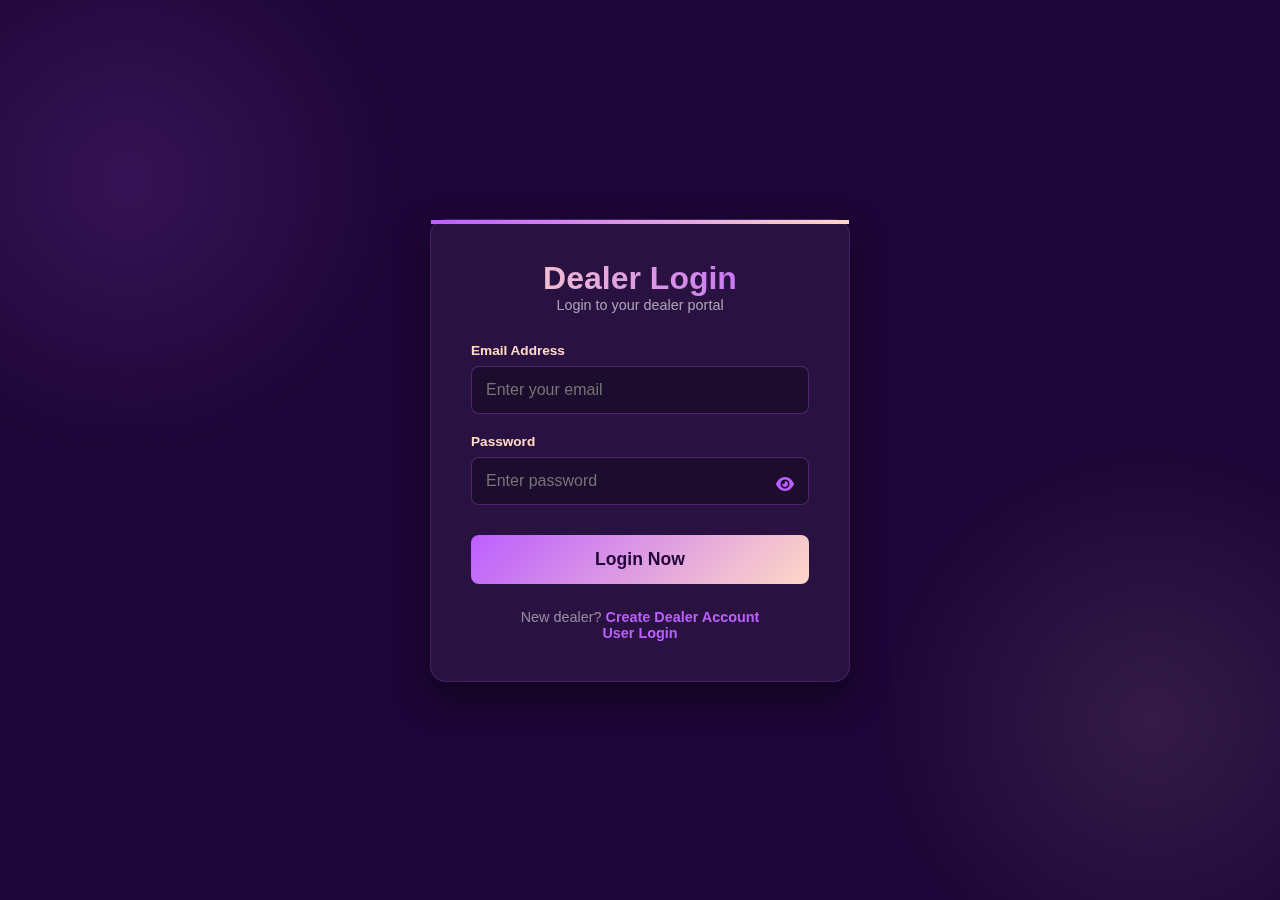
<file: dealer-profile.html>
<!DOCTYPE html>
<html lang="en">
<head>
    <meta charset="UTF-8">
    <meta name="viewport" content="width=device-width, initial-scale=1.0">
    <title>Dealer Profile | StoneBeam-NH</title>
    <link rel="stylesheet" href="profile.css">
    <link rel="stylesheet" href="https://cdnjs.cloudflare.com/ajax/libs/font-awesome/6.4.0/css/all.min.css">
</head>
<body>
    <nav class="navbar">
        <div class="logo">
            <i class="fa-solid fa-screwdriver-wrench"></i> StoneBeam-NH
        </div>
        <ul class="nav-links">
            <li><a href="dealer-home.html">Dashboard</a></li>
            <li><a href="dealer-orders-pending.html">Orders Pending</a></li>
            <li><a href="dealer.html">All Orders</a></li>
            <li><a href="prepare-quotations.html">Prepare Quote</a></li>
        </ul>
        <div class="nav-actions">
            <a href="dealer-login.html" onclick="sessionStorage.clear()" class="login-btn">
                <i class="fa-solid fa-sign-out-alt"></i> Logout
            </a>
        </div>
    </nav>

    <div class="container">
        <div class="profile-header">
            <div class="profile-cover">
                <div class="cover-overlay"></div>
            </div>
            <div class="profile-main">
                <div class="avatar-section">
                    <div class="avatar" id="avatar">D</div>
                </div>
                <div class="profile-info">
                    <h1 id="profileName">Dealer Name</h1>
                    <p id="profileTitle">Construction Dealer</p>
                    <div class="profile-meta">
                        <span><i class="fa-solid fa-building"></i> <span id="businessName">Business Name</span></span>
                        <span><i class="fa-solid fa-envelope"></i> <span id="profileEmail">dealer@email.com</span></span>
                        <span class="verification-badge"><i class="fa-solid fa-shield-check"></i> Verified Dealer</span>
                    </div>
                </div>
            </div>
        </div>

        <div class="profile-tabs">
            <button class="tab-btn active" data-tab="overview"><i class="fa-solid fa-chart-line"></i> Overview</button>
            <button class="tab-btn" data-tab="quotations"><i class="fa-solid fa-file-invoice"></i> Quotations</button>
            <button class="tab-btn" data-tab="orders"><i class="fa-solid fa-box"></i> Orders</button>
            <button class="tab-btn" data-tab="settings"><i class="fa-solid fa-cog"></i> Settings</button>
        </div>

        <div class="tab-content">
            <div class="tab-panel active" id="overview">
                <div class="overview-grid">
                    <div class="stats-section">
                        <h3>Business Statistics</h3>
                        <div class="stats-grid">
                            <div class="stat-card">
                                <div class="stat-icon"><i class="fa-solid fa-file-invoice"></i></div>
                                <div class="stat-info">
                                    <div class="stat-number">25</div>
                                    <div class="stat-label">Quotations Sent</div>
                                </div>
                            </div>
                            <div class="stat-card">
                                <div class="stat-icon"><i class="fa-solid fa-check-circle"></i></div>
                                <div class="stat-info">
                                    <div class="stat-number">18</div>
                                    <div class="stat-label">Orders Completed</div>
                                </div>
                            </div>
                            <div class="stat-card">
                                <div class="stat-icon"><i class="fa-solid fa-star"></i></div>
                                <div class="stat-info">
                                    <div class="stat-number">4.8</div>
                                    <div class="stat-label">Rating</div>
                                </div>
                            </div>
                            <div class="stat-card">
                                <div class="stat-icon"><i class="fa-solid fa-rupee-sign"></i></div>
                                <div class="stat-info">
                                    <div class="stat-number">₹15L</div>
                                    <div class="stat-label">Total Revenue</div>
                                </div>
                            </div>
                        </div>
                    </div>
                </div>
            </div>

            <div class="tab-panel" id="quotations">
                <h3>Recent Quotations</h3>
                <div id="quotationsList">
                    <p>No quotations found. <a href="prepare-quotations.html">Create your first quotation</a></p>
                </div>
            </div>

            <div class="tab-panel" id="orders">
                <h3>Order History</h3>
                <div id="ordersList">
                    <p>No orders found.</p>
                </div>
            </div>

            <div class="tab-panel" id="settings">
                <div class="settings-sections">
                    <div class="settings-section">
                        <h3>Business Information</h3>
                        <form id="dealerProfileForm" class="settings-form">
                            <div class="form-row">
                                <div class="form-group">
                                    <label for="businessName">Business Name</label>
                                    <input type="text" id="businessNameInput" required>
                                </div>
                                <div class="form-group">
                                    <label for="contactName">Contact Person</label>
                                    <input type="text" id="contactName" required>
                                </div>
                            </div>
                            <div class="form-row">
                                <div class="form-group">
                                    <label for="email">Email</label>
                                    <input type="email" id="email" required>
                                </div>
                                <div class="form-group">
                                    <label for="phone">Phone</label>
                                    <input type="tel" id="phone">
                                </div>
                            </div>
                            <div class="form-group">
                                <label for="address">Business Address</label>
                                <textarea id="address" rows="3"></textarea>
                            </div>
                            <button type="submit" class="btn-primary">
                                <i class="fa-solid fa-save"></i> Save Changes
                            </button>
                        </form>
                    </div>
                </div>
            </div>
        </div>
    </div>

    <script>
        document.addEventListener('DOMContentLoaded', () => {
            const currentDealer = JSON.parse(sessionStorage.getItem('sb_currentDealer'));
            
            if (!currentDealer) {
                window.location.href = 'dealer-login.html';
                return;
            }

            // Load dealer profile data
            loadDealerProfile(currentDealer);
            
            // Tab functionality
            document.querySelectorAll('.tab-btn').forEach(btn => {
                btn.addEventListener('click', () => {
                    document.querySelectorAll('.tab-btn').forEach(b => b.classList.remove('active'));
                    document.querySelectorAll('.tab-panel').forEach(p => p.classList.remove('active'));
                    
                    btn.classList.add('active');
                    document.getElementById(btn.dataset.tab).classList.add('active');
                });
            });

            // Form submission
            document.getElementById('dealerProfileForm').addEventListener('submit', (e) => {
                e.preventDefault();
                saveDealerProfile();
            });

            loadQuotations();
        });

        function loadDealerProfile(dealer) {
            document.getElementById('profileName').textContent = dealer.name || dealer.businessName;
            document.getElementById('businessName').textContent = dealer.businessName || 'Business Name';
            document.getElementById('profileEmail').textContent = dealer.email;
            document.getElementById('avatar').textContent = (dealer.name || dealer.businessName || 'D').charAt(0).toUpperCase();
            
            // Fill form fields
            document.getElementById('businessNameInput').value = dealer.businessName || '';
            document.getElementById('contactName').value = dealer.name || '';
            document.getElementById('email').value = dealer.email || '';
            document.getElementById('phone').value = dealer.phone || '';
            document.getElementById('address').value = dealer.address || '';
        }

        function saveDealerProfile() {
            const currentDealer = JSON.parse(sessionStorage.getItem('sb_currentDealer'));
            
            currentDealer.businessName = document.getElementById('businessNameInput').value;
            currentDealer.name = document.getElementById('contactName').value;
            currentDealer.email = document.getElementById('email').value;
            currentDealer.phone = document.getElementById('phone').value;
            currentDealer.address = document.getElementById('address').value;
            
            sessionStorage.setItem('sb_currentDealer', JSON.stringify(currentDealer));
            
            // Update in localStorage dealers array
            const dealers = JSON.parse(localStorage.getItem('sb_dealers') || '[]');
            const dealerIndex = dealers.findIndex(d => d.id === currentDealer.id);
            if (dealerIndex !== -1) {
                dealers[dealerIndex] = currentDealer;
                localStorage.setItem('sb_dealers', JSON.stringify(dealers));
            }
            
            loadDealerProfile(currentDealer);
            alert('Profile updated successfully!');
        }

        function loadQuotations() {
            const quotations = JSON.parse(localStorage.getItem('sb_quotations') || '[]');
            const quotationsList = document.getElementById('quotationsList');
            
            if (quotations.length === 0) {
                quotationsList.innerHTML = '<p>No quotations found. <a href="prepare-quotations.html">Create your first quotation</a></p>';
                return;
            }
            
            quotationsList.innerHTML = quotations.slice(-5).map(q => `
                <div class="quote-card">
                    <div class="quote-header">
                        <h4>${q.clientName}</h4>
                        <span class="quote-status ${q.status}">${q.status}</span>
                    </div>
                    <div class="quote-details">
                        <p><strong>Project:</strong> ${q.projectType}</p>
                        <p><strong>Total:</strong> ₹${q.total?.toFixed(2) || '0.00'}</p>
                        <p><strong>Date:</strong> ${new Date(q.createdAt).toLocaleDateString()}</p>
                    </div>
                </div>
            `).join('');
        }
    </script>
</body>
</html>
</file>
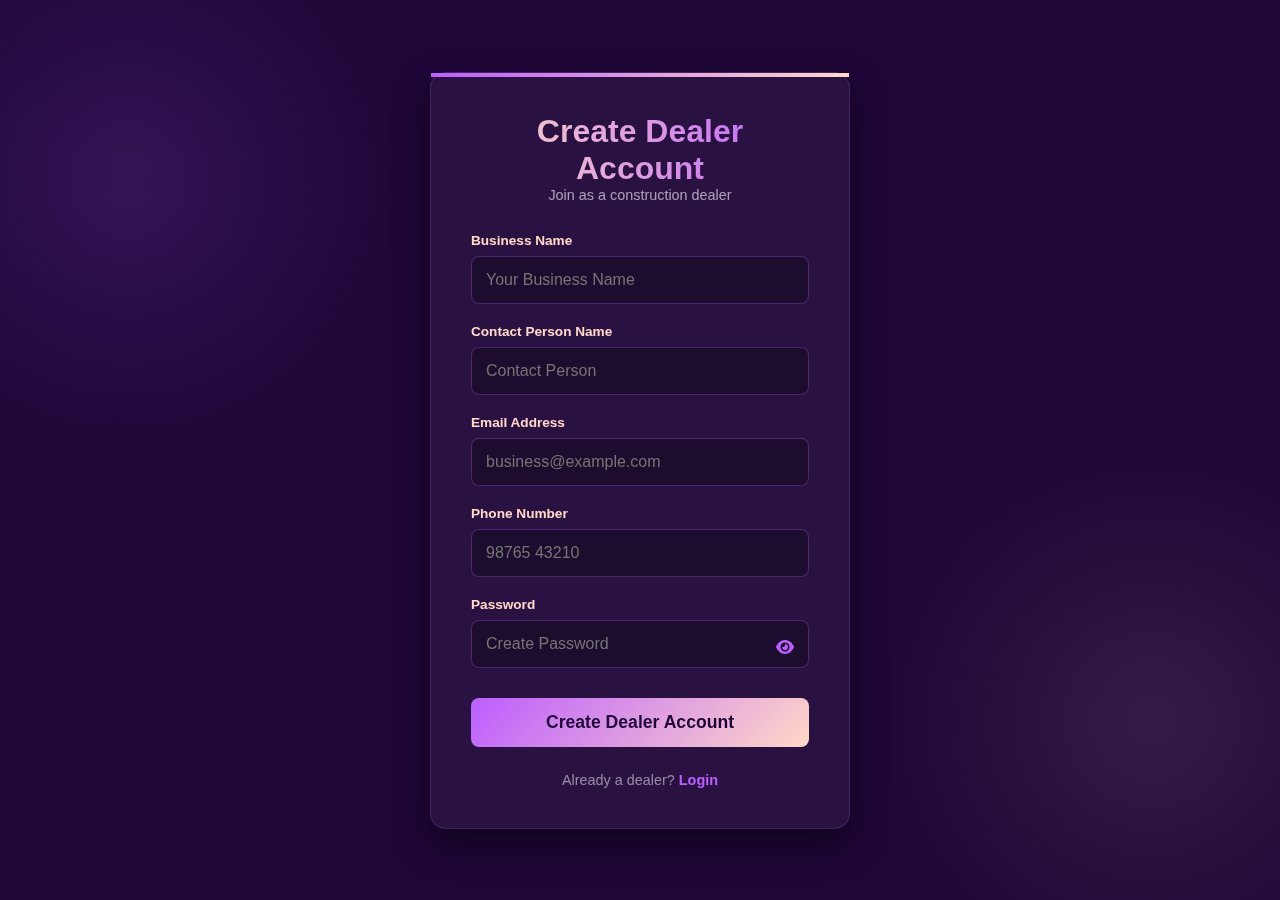
<file: dealer-signup.html>
<!DOCTYPE html>
<html lang="en">
<head>
    <meta charset="UTF-8">
    <title>Dealer Signup | StoneBeam-NH</title>
    <link rel="stylesheet" href="https://cdnjs.cloudflare.com/ajax/libs/font-awesome/6.4.0/css/all.min.css">
    <link rel="stylesheet" href="signup.css">
</head>
<body>
    <div class="auth-card">
        <div class="header">
            <h2>Create Dealer Account</h2>
            <p>Join as a construction dealer</p>
        </div>

        <div id="msg-box" class="msg-box"></div>

        <form id="signupForm">
            <div class="input-group">
                <label>Business Name</label>
                <input type="text" id="businessName" placeholder="Your Business Name" required>
            </div>

            <div class="input-group">
                <label>Contact Person Name</label>
                <input type="text" id="contactName" placeholder="Contact Person" required>
            </div>

            <div class="input-group">
                <label>Email Address</label>
                <input type="email" id="email" placeholder="business@example.com" required>
            </div>

            <div class="input-group">
                <label>Phone Number</label>
                <input type="tel" id="phone" placeholder="98765 43210" required>
            </div>

            <div class="input-group">
                <label>Password</label>
                <input type="password" id="password" placeholder="Create Password" required>
                <i class="fa-solid fa-eye toggle-password" onclick="togglePass('password', this)"></i>
            </div>

            <button type="submit" class="gradient-btn">Create Dealer Account</button>
        </form>

        <div class="links">
            <p>Already a dealer? <a href="dealer-login.html">Login</a></p>
        </div>
    </div>

    <script>
        function togglePass(inputId, icon) {
            const input = document.getElementById(inputId);
            if (input.type === "password") {
                input.type = "text";
                icon.classList.remove("fa-eye");
                icon.classList.add("fa-eye-slash");
            } else {
                input.type = "password";
                icon.classList.remove("fa-eye-slash");
                icon.classList.add("fa-eye");
            }
        }

        document.getElementById('signupForm').addEventListener('submit', function(e) {
            e.preventDefault();
            
            const businessName = document.getElementById('businessName').value;
            const contactName = document.getElementById('contactName').value;
            const email = document.getElementById('email').value;
            const phone = document.getElementById('phone').value;
            const password = document.getElementById('password').value;
            
            // Check if dealer already exists
            let dealers = JSON.parse(localStorage.getItem('sb_dealers') || '[]');
            if (dealers.some(d => d.email === email)) {
                showMsg('Email already registered', 'error');
                return;
            }
            
            // Create new dealer
            const newDealer = {
                id: Date.now().toString(),
                businessName,
                contactName,
                email,
                phone,
                password,
                createdAt: new Date().toISOString()
            };
            
            dealers.push(newDealer);
            localStorage.setItem('sb_dealers', JSON.stringify(dealers));
            
            showMsg('Dealer account created successfully!', 'success');
            setTimeout(() => {
                window.location.href = 'dealer-login.html';
            }, 1500);
        });

        function showMsg(text, type) {
            const msgBox = document.getElementById('msg-box');
            msgBox.style.display = 'block';
            msgBox.className = 'msg-box ' + type;
            msgBox.textContent = text;
        }
    </script>
</body>
</html>
</file>
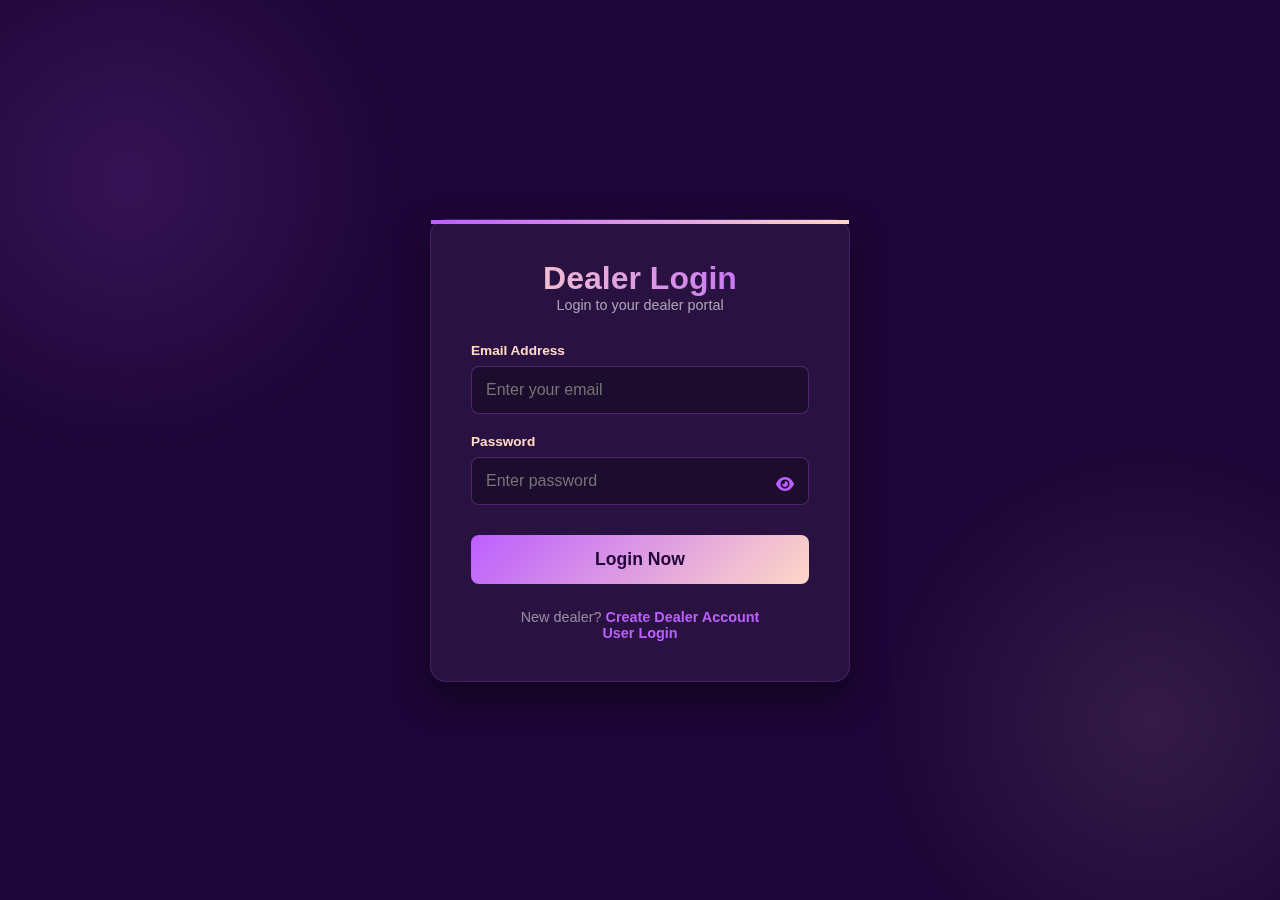
<file: dealer.html>
<!DOCTYPE html>
<html lang="en">
<head>
    <meta charset="UTF-8">
    <meta name="viewport" content="width=device-width, initial-scale=1.0">
    <title>Dealer - StoneBeam-NH</title>
    <link rel="stylesheet" href="dealer.css">
    <link rel="stylesheet" href="https://cdnjs.cloudflare.com/ajax/libs/font-awesome/6.4.0/css/all.min.css">
</head>
<body>
    <script>
        // Check if dealer is logged in
        const currentDealer = sessionStorage.getItem('sb_currentDealer');
        if (!currentDealer) {
            alert('Please login as dealer to access this page');
            window.location.href = 'dealer-login.html';
        }
    </script>
    <header class="dealer-header">
        <a href="dealer-home.html" class="home-link"><i class="fa-solid fa-arrow-left"></i> Home</a>
        <h1>Dealer Dashboard</h1>
    </header>

    <main class="dealer-main">
        <h2>Available Orders</h2>
        <div id="orders-container"></div>
    </main>

    <script src="dealer.js"></script>
</body>
</html>
</file>
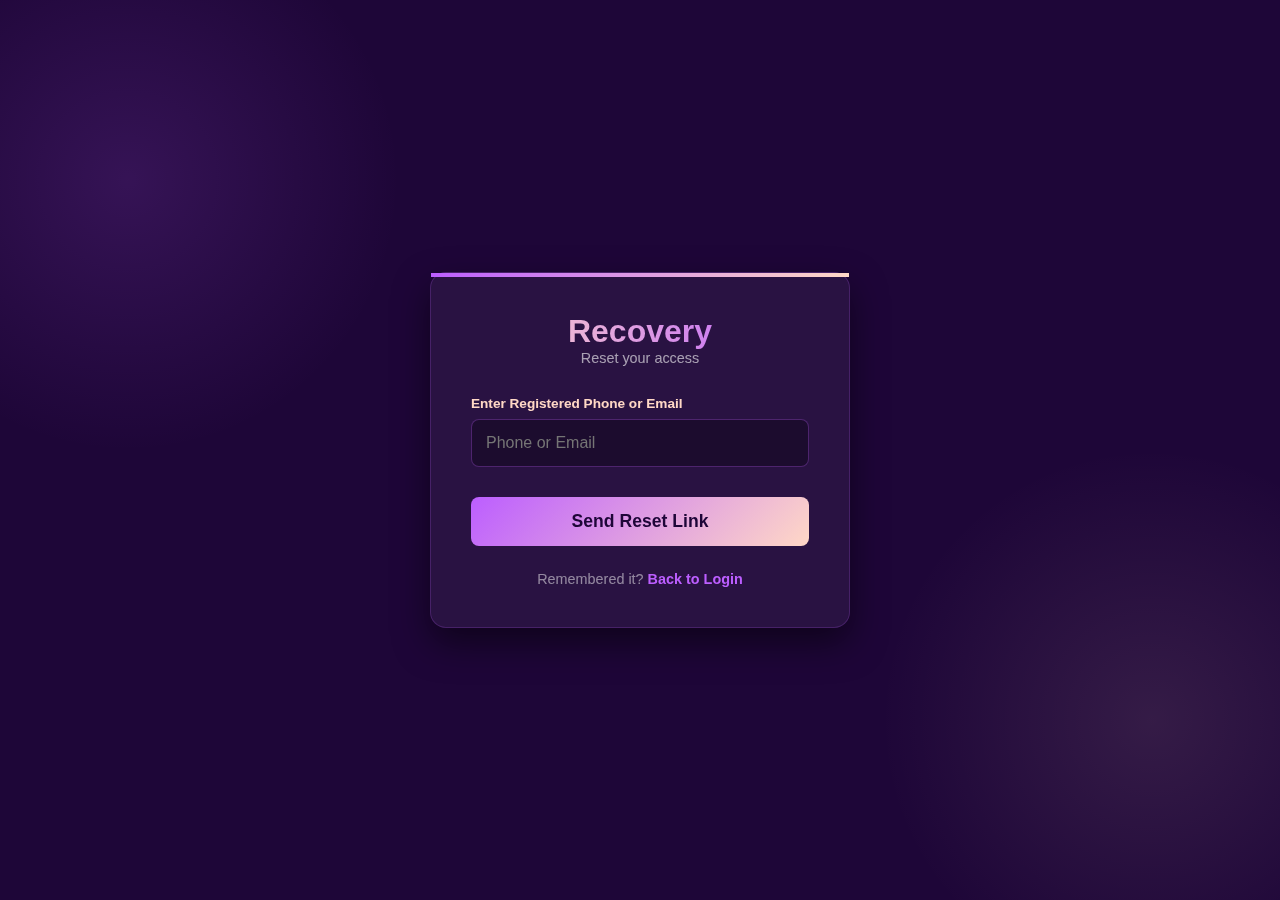
<file: forgot-password.html>
<!DOCTYPE html>
<html lang="en">
<head>
    <meta charset="UTF-8">
    <title>Forgot Password | StoneBeam-NH</title>
    <link rel="stylesheet" href="forgot-password.css">
</head>
<body>

    <div class="auth-card">
        <div class="header">
            <h2>Recovery</h2>
            <p>Reset your access</p>
        </div>

        <div id="msg-box" class="msg-box"></div>

        <form id="forgotForm">
            <div class="input-group">
                <label>Enter Registered Phone or Email</label>
                <input type="text" id="recoveryInput" placeholder="Phone or Email" required>
            </div>

            <button type="submit" class="gradient-btn">Send Reset Link</button>
        </form>

        <div class="links">
            <p>Remembered it? <a href="login.html">Back to Login</a></p>
        </div>
    </div>

    <script>
        document.getElementById('forgotForm').addEventListener('submit', function(e) {
            e.preventDefault();
            const input = document.getElementById('recoveryInput').value;
            const msgBox = document.getElementById('msg-box');

            let users = JSON.parse(localStorage.getItem('sb_users')) || [];
            
            // Check if user exists
            const user = users.find(u => u.phone === input || u.email === input);

            if (user) {
                // Simulation of sending a link
                showMsg("Reset link sent to " + user.name + "'s contact details.", "success");
            } else {
                showMsg("No account found with these details.", "error");
            }

            function showMsg(text, type) {
                msgBox.style.display = 'block';
                msgBox.className = 'msg-box ' + type;
                msgBox.innerText = text;
            }
        });
    </script>
    <script src="forgot-password.js"></script>
</body>
</html>
</file>
<file: carrier.css>
:root {
    --primary-violet: #2e1065;
    --accent-purple: #7c3aed;
    --light-violet: #f5f3ff;
    --white: #ffffff;
    --text-main: #1e1b4b;
    --border-color: #e5e7eb;
    --success-green: #10b981;
    --warning-orange: #f59e0b;
}

* { box-sizing: border-box; }

body {
    margin: 0;
    font-family: 'Inter', sans-serif;
    color: var(--text-main);
    background: var(--white);
    line-height: 1.6;
}

.container { max-width: 1200px; margin: 0 auto; padding: 0 20px; }

/* Navigation */
.navbar {
    display: flex;
    justify-content: space-between;
    padding: 1.5rem 10%;
    background: var(--primary-violet);
    color: white;
    align-items: center;
}

.logo { font-weight: 700; letter-spacing: 1px; }

.nav-links { display: flex; list-style: none; gap: 2rem; }

.nav-links a { color: white; text-decoration: none; font-weight: 600; }

.active { color: var(--accent-purple); }

/* Hero Section */
.hero {
    background: linear-gradient(135deg, var(--primary-violet) 0%, #4c1d95 100%);
    padding: 100px 10%;
    text-align: center;
    color: white;
}

.hero-stats {
    display: flex;
    justify-content: center;
    gap: 3rem;
    margin: 2rem 0;
}

.stat {
    text-align: center;
    padding: 1rem;
    background: rgba(255,255,255,0.1);
    border-radius: 8px;
    backdrop-filter: blur(10px);
}

.highlight { color: var(--accent-purple); text-shadow: 0 0 10px rgba(124, 58, 237, 0.3); }

.btn-primary {
    background: var(--accent-purple);
    color: white;
    padding: 12px 30px;
    border-radius: 8px;
    text-decoration: none;
    font-weight: 700;
    display: inline-block;
    margin-top: 20px;
    transition: 0.3s;
}

.btn-primary:hover { background: #6d28d9; transform: translateY(-2px); }

/* Trust Section */
.trust-section { padding: 80px 10%; background: var(--light-violet); text-align: center; }

.feature-grid { display: grid; grid-template-columns: repeat(auto-fit, minmax(250px, 1fr)); gap: 2rem; margin-top: 3rem; }

.feature-card {
    background: white;
    padding: 40px;
    border-radius: 12px;
    box-shadow: 0 10px 15px -3px rgba(0, 0, 0, 0.1);
    border-bottom: 4px solid var(--accent-purple);
}

/* Job Filters */
.job-filters {
    padding: 2rem 0;
    background: #f8fafc;
    border-bottom: 1px solid var(--border-color);
}

.filter-bar {
    display: flex;
    gap: 1rem;
    align-items: center;
    flex-wrap: wrap;
}

.search-box {
    position: relative;
    flex: 1;
    min-width: 250px;
}

.search-box i {
    position: absolute;
    left: 12px;
    top: 50%;
    transform: translateY(-50%);
    color: #6b7280;
}

.search-box input {
    width: 100%;
    padding: 12px 12px 12px 40px;
    border: 1px solid var(--border-color);
    border-radius: 8px;
    font-size: 14px;
}

.filter-bar select {
    padding: 12px 16px;
    border: 1px solid var(--border-color);
    border-radius: 8px;
    background: white;
    font-size: 14px;
    min-width: 150px;
}

/* Job Section */
.jobs { padding: 3rem 0; }

#job-count {
    color: var(--accent-purple);
    font-weight: 400;
    font-size: 1rem;
}

.job-card {
    border: 1px solid var(--border-color);
    border-radius: 12px;
    padding: 2rem;
    margin-bottom: 1.5rem;
    background: white;
    transition: all 0.3s ease;
    box-shadow: 0 2px 4px rgba(0,0,0,0.05);
}

.job-card:hover {
    border-color: var(--accent-purple);
    box-shadow: 0 8px 25px rgba(124, 58, 237, 0.15);
    transform: translateY(-2px);
}

.job-header {
    display: flex;
    justify-content: space-between;
    align-items: flex-start;
    margin-bottom: 1rem;
}

.job-title {
    font-size: 1.5rem;
    font-weight: 700;
    color: var(--text-main);
    margin: 0;
}

.job-meta {
    display: flex;
    gap: 1rem;
    margin: 1rem 0;
    flex-wrap: wrap;
}

.job-tag {
    padding: 0.5rem 1rem;
    border-radius: 20px;
    font-size: 0.875rem;
    font-weight: 500;
}

.job-tag.department { background: #ddd6fe; color: #5b21b6; }
.job-tag.type { background: #dcfce7; color: #166534; }
.job-tag.location { background: #fef3c7; color: #92400e; }
.job-tag.salary { background: #dbeafe; color: #1e40af; }

.job-description {
    color: #6b7280;
    margin: 1rem 0;
    line-height: 1.6;
}

.job-requirements {
    margin: 1.5rem 0;
}

.job-requirements h4 {
    margin: 0 0 0.5rem 0;
    color: var(--text-main);
}

.job-requirements ul {
    margin: 0;
    padding-left: 1.5rem;
    color: #6b7280;
}

.job-requirements li {
    margin-bottom: 0.5rem;
}

.job-actions {
    display: flex;
    gap: 1rem;
    margin-top: 1.5rem;
}

.btn-apply {
    background: var(--accent-purple);
    color: white;
    border: none;
    padding: 12px 24px;
    border-radius: 8px;
    font-weight: 600;
    cursor: pointer;
    transition: all 0.3s ease;
    display: flex;
    align-items: center;
    gap: 0.5rem;
}

.btn-apply:hover {
    background: #6d28d9;
    transform: translateY(-1px);
}

.btn-save {
    background: transparent;
    color: var(--accent-purple);
    border: 1px solid var(--accent-purple);
    padding: 12px 24px;
    border-radius: 8px;
    font-weight: 600;
    cursor: pointer;
    transition: all 0.3s ease;
}

.btn-save:hover {
    background: var(--accent-purple);
    color: white;
}

/* Modal Styles */
.modal {
    display: none;
    position: fixed;
    z-index: 1000;
    left: 0;
    top: 0;
    width: 100%;
    height: 100%;
    background-color: rgba(0,0,0,0.5);
    backdrop-filter: blur(5px);
}

.modal-content {
    background-color: white;
    margin: 5% auto;
    padding: 0;
    border-radius: 12px;
    width: 90%;
    max-width: 600px;
    max-height: 90vh;
    overflow-y: auto;
    box-shadow: 0 25px 50px rgba(0,0,0,0.25);
}

.modal-header {
    display: flex;
    justify-content: space-between;
    align-items: center;
    padding: 2rem;
    border-bottom: 1px solid var(--border-color);
    background: var(--light-violet);
    border-radius: 12px 12px 0 0;
}

.modal-header h3 {
    margin: 0;
    color: var(--text-main);
}

.close {
    color: #aaa;
    font-size: 28px;
    font-weight: bold;
    cursor: pointer;
    transition: color 0.3s;
}

.close:hover { color: var(--accent-purple); }

#application-form {
    padding: 2rem;
}

.form-group {
    margin-bottom: 1.5rem;
}

.form-group label {
    display: block;
    margin-bottom: 0.5rem;
    font-weight: 600;
    color: var(--text-main);
}

.form-group input,
.form-group select,
.form-group textarea {
    width: 100%;
    padding: 12px;
    border: 1px solid var(--border-color);
    border-radius: 8px;
    font-size: 14px;
    transition: border-color 0.3s;
}

.form-group input:focus,
.form-group select:focus,
.form-group textarea:focus {
    outline: none;
    border-color: var(--accent-purple);
    box-shadow: 0 0 0 3px rgba(124, 58, 237, 0.1);
}

.form-actions {
    display: flex;
    gap: 1rem;
    justify-content: flex-end;
    margin-top: 2rem;
    padding-top: 1rem;
    border-top: 1px solid var(--border-color);
}

.form-actions button {
    padding: 12px 24px;
    border-radius: 8px;
    font-weight: 600;
    cursor: pointer;
    transition: all 0.3s;
}

.form-actions button[type="button"] {
    background: transparent;
    border: 1px solid var(--border-color);
    color: #6b7280;
}

.form-actions button[type="button"]:hover {
    background: #f3f4f6;
}

/* Footer */
.footer-content {
    display: flex;
    justify-content: space-between;
    align-items: flex-start;
    padding: 2rem 10%;
    gap: 2rem;
}

.footer-left .logo {
    font-weight: 700;
    font-size: 1.2rem;
    margin-bottom: 1rem;
}

.footer-links h4,
.footer-contact h4 {
    margin: 0 0 1rem 0;
    color: white;
}

.footer-links ul {
    list-style: none;
    padding: 0;
    margin: 0;
}

.footer-links a,
.footer-contact p {
    color: #d1d5db;
    text-decoration: none;
    margin-bottom: 0.5rem;
    display: block;
}

.footer-links a:hover {
    color: var(--accent-purple);
}

.footer-bottom {
    text-align: center;
    padding: 1rem;
    border-top: 1px solid rgba(255,255,255,0.1);
    color: #d1d5db;
}

footer { background: var(--primary-violet); color: white; }

/* Responsive Design */
@media (max-width: 768px) {
    .hero-stats {
        flex-direction: column;
        gap: 1rem;
    }
    
    .filter-bar {
        flex-direction: column;
        align-items: stretch;
    }
    
    .job-header {
        flex-direction: column;
        gap: 1rem;
    }
    
    .job-actions {
        flex-direction: column;
    }
    
    .footer-content {
        flex-direction: column;
        text-align: center;
    }
    
    .form-actions {
        flex-direction: column;
    }
}
</file>
<file: login.css>
/* --- KEEP PREVIOUS VARIABLES & BODY STYLES --- */
:root {
    --bg-dark: #1e0638;       
    --accent-purple: #bc5eff; 
    --accent-peach: #ffd8c6;  
    --glass: rgba(255, 255, 255, 0.05);
}

* { margin: 0; padding: 0; box-sizing: border-box; }

body {
    font-family: 'Segoe UI', sans-serif;
    background-color: var(--bg-dark);
    background-image: 
        radial-gradient(circle at 10% 20%, rgba(188, 94, 255, 0.15) 0%, transparent 20%),
        radial-gradient(circle at 90% 80%, rgba(255, 216, 198, 0.1) 0%, transparent 20%);
    height: 100vh;
    display: flex;
    justify-content: center;
    align-items: center;
    padding: 20px;
}

.auth-card {
    background: var(--glass);
    width: 100%;
    max-width: 420px;
    padding: 40px;
    border-radius: 16px;
    box-shadow: 0 15px 35px rgba(0,0,0,0.5);
    backdrop-filter: blur(10px);
    position: relative;
    border: 1px solid rgba(188, 94, 255, 0.2); /* Slight purple border */
}

/* Top Gradient Line */
.auth-card::before {
    content: '';
    position: absolute;
    top: 0; left: 0; right: 0;
    height: 4px;
    background: linear-gradient(90deg, var(--accent-purple), var(--accent-peach));
}

.header { text-align: center; margin-bottom: 30px; }

.header h2 {
    font-size: 2rem;
    font-weight: 800;
    background: linear-gradient(to right, var(--accent-peach), var(--accent-purple));
    -webkit-background-clip: text;
    background-clip: text;
    color: transparent;
}
.header p { color: rgba(255,255,255,0.6); font-size: 0.9rem; }

/* --- INPUTS & LABELS --- */
.input-group { margin-bottom: 20px; position: relative; }

.input-group label {
    display: block;
    color: var(--accent-peach);
    font-size: 0.85rem;
    margin-bottom: 8px;
    font-weight: 600;
}

/* Helper text for "Optional" */
.label-flex {
    display: flex;
    justify-content: space-between;
}
.optional { font-size: 0.75rem; color: rgba(255,255,255,0.4); font-weight: normal; }

.input-group input {
    width: 100%;
    padding: 14px;
    padding-right: 45px; /* Space for the eye icon */
    background: rgba(0, 0, 0, 0.3);
    border: 1px solid rgba(188, 94, 255, 0.3);
    border-radius: 8px;
    color: white;
    font-size: 1rem;
    outline: none;
    transition: 0.3s;
}

.input-group input:focus {
    border-color: var(--accent-peach);
    box-shadow: 0 0 10px rgba(188, 94, 255, 0.2);
}

/* --- SHOW/HIDE PASSWORD ICON --- */
.toggle-password {
    position: absolute;
    right: 15px;
    top: 42px; /* Adjust based on label height */
    color: var(--accent-purple);
    cursor: pointer;
    transition: 0.3s;
    font-size: 1rem;
}
.toggle-password:hover { color: var(--accent-peach); }

/* Error Messages */
.error-msg {
    color: #ff6b6b;
    font-size: 0.8rem;
    margin-top: 5px;
    display: none;
}

/* --- BUTTONS --- */
.gradient-btn {
    width: 100%;
    padding: 14px;
    margin-top: 10px;
    border: none;
    border-radius: 8px;
    font-weight: bold;
    font-size: 1.1rem;
    cursor: pointer;
    background: linear-gradient(135deg, var(--accent-purple), var(--accent-peach));
    color: var(--bg-dark);
    transition: transform 0.2s;
}
.gradient-btn:hover { transform: translateY(-2px); }

/* --- LINKS --- */
.links { margin-top: 25px; text-align: center; font-size: 0.9rem; color: rgba(255,255,255,0.5); }
.links a, .forgot-pass { color: var(--accent-purple); text-decoration: none; font-weight: bold; transition: 0.3s; }
.links a:hover, .forgot-pass:hover { color: var(--accent-peach); }
.forgot-pass { display: block; text-align: right; font-size: 0.85rem; margin-bottom: 20px; }

.auth-message {
    padding: 12px;
    border-radius: 8px;
    margin-bottom: 20px;
    font-size: 14px;
    font-weight: 500;
    animation: slideDown 0.3s ease-out;
}

.auth-message.success {
    background: rgba(0, 255, 136, 0.2);
    border: 1px solid #00ff88;
    color: #ccffdd;
}

.auth-message.error {
    background: rgba(255, 0, 85, 0.2);
    border: 1px solid #ff0055;
    color: #ffcccc;
}

/* --- MESSAGES --- */
.msg-box { padding: 12px; border-radius: 6px; margin-bottom: 15px; font-size: 0.9rem; display: none; }
.error { background: rgba(255, 0, 85, 0.2); border: 1px solid #ff0055; color: #ffcccc; }
.success { background: rgba(0, 255, 136, 0.2); border: 1px solid #00ff88; color: #ccffdd; }

/* --- ANIMATIONS & INTERACTIONS --- */

/* Shake animation for form errors */
.shake {
    animation: shake 0.5s ease-in-out;
}

@keyframes shake {
    0%, 100% { transform: translateX(0); }
    10%, 30%, 50%, 70%, 90% { transform: translateX(-5px); }
    20%, 40%, 60%, 80% { transform: translateX(5px); }
}

/* Loading state for buttons */
.gradient-btn:disabled {
    opacity: 0.7;
    cursor: not-allowed;
    transform: none !important;
    position: relative;
}

.gradient-btn:disabled::after {
    content: '';
    position: absolute;
    width: 16px;
    height: 16px;
    margin: auto;
    border: 2px solid transparent;
    border-top-color: var(--bg-dark);
    border-radius: 50%;
    animation: spin 1s linear infinite;
    right: 20px;
    top: 0;
    bottom: 0;
}

@keyframes spin {
    0% { transform: rotate(0deg); }
    100% { transform: rotate(360deg); }
}

/* Success state styling */
.gradient-btn.success {
    background: linear-gradient(135deg, #27ae60, #2ecc71);
    animation: successPulse 0.6s ease-in-out;
}

@keyframes successPulse {
    0% { transform: scale(1); }
    50% { transform: scale(1.05); }
    100% { transform: scale(1); }
}

/* Input validation states */
.input-group.error input {
    border-color: #ff6b6b;
    box-shadow: 0 0 10px rgba(255, 107, 107, 0.3);
    animation: errorShake 0.3s ease-in-out;
}

.input-group.success input {
    border-color: #2ecc71;
    box-shadow: 0 0 10px rgba(46, 204, 113, 0.3);
}

@keyframes errorShake {
    0%, 100% { transform: translateX(0); }
    25% { transform: translateX(-3px); }
    75% { transform: translateX(3px); }
}

/* Error message animations */
.error-msg {
    color: #ff6b6b;
    font-size: 0.8rem;
    margin-top: 5px;
    display: none;
    animation: slideDown 0.3s ease-out;
}

@keyframes slideDown {
    from {
        opacity: 0;
        transform: translateY(-10px);
    }
    to {
        opacity: 1;
        transform: translateY(0);
    }
}

/* Password toggle icon animations */
.toggle-password {
    transition: all 0.3s ease;
}

.toggle-password:active {
    transform: scale(0.9);
}

/* Form submission feedback */
.auth-card.submitting {
    pointer-events: none;
}

.auth-card.submitting::after {
    content: '';
    position: absolute;
    top: 0;
    left: 0;
    right: 0;
    bottom: 0;
    background: rgba(0, 0, 0, 0.5);
    backdrop-filter: blur(2px);
    border-radius: 16px;
    display: flex;
    align-items: center;
    justify-content: center;
    z-index: 10;
}

.auth-card.submitting::before {
    content: 'Verifying...';
    position: absolute;
    top: 50%;
    left: 50%;
    transform: translate(-50%, -50%);
    color: white;
    font-size: 1.1rem;
    font-weight: bold;
    z-index: 11;
    background: rgba(0, 0, 0, 0.8);
    padding: 20px 30px;
    border-radius: 10px;
    border: 1px solid var(--accent-purple);
}

/* Enhanced focus states */
.input-group input:focus {
    border-color: var(--accent-peach);
    box-shadow: 0 0 15px rgba(188, 94, 255, 0.4);
    transform: translateY(-1px);
}

/* Responsive enhancements */
@media (max-width: 480px) {
    .auth-card {
        margin: 10px;
        padding: 30px 20px;
    }
    
    .header h2 {
        font-size: 1.8rem;
    }
    
    .input-group input {
        padding: 12px;
        font-size: 16px; /* Prevents zoom on iOS */
    }
    
    .gradient-btn {
        padding: 12px;
        font-size: 1rem;
    }
}

/* Accessibility improvements */
@media (prefers-reduced-motion: reduce) {
    .shake,
    .gradient-btn,
    .input-group input,
    .error-msg,
    .toggle-password {
        animation: none !important;
        transition: none !important;
    }
}

/* Dark mode support (if needed) */
@media (prefers-color-scheme: dark) {
    :root {
        --bg-dark: #0a0a0a;
        --accent-purple: #bc5eff;
        --accent-peach: #ffd8c6;
    }
}
</file>
<file: orders-styles.css>
/* Enhanced Orders Page Styles */

/* Header Actions */
.content-header {
    display: flex;
    justify-content: space-between;
    align-items: flex-start;
    margin-bottom: 30px;
    flex-wrap: wrap;
    gap: 20px;
}

.header-actions {
    display: flex;
    align-items: center;
    gap: 15px;
    flex-wrap: wrap;
}

.search-box {
    position: relative;
    display: flex;
    align-items: center;
}

.search-box i {
    position: absolute;
    left: 15px;
    color: #666;
    z-index: 1;
}

.search-box input {
    padding: 12px 15px 12px 45px;
    border: 2px solid #e1e5e9;
    border-radius: 25px;
    width: 300px;
    font-size: 0.9rem;
    transition: all 0.3s ease;
}

.search-box input:focus {
    outline: none;
    border-color: #667eea;
    box-shadow: 0 0 0 3px rgba(102, 126, 234, 0.1);
}

/* Dashboard Stats */
.dashboard-stats {
    display: grid;
    grid-template-columns: repeat(auto-fit, minmax(200px, 1fr));
    gap: 20px;
    margin-bottom: 30px;
}

.stat-card {
    background: white;
    padding: 25px;
    border-radius: 15px;
    box-shadow: 0 5px 15px rgba(0, 0, 0, 0.08);
    display: flex;
    align-items: center;
    gap: 20px;
    transition: all 0.3s ease;
    border-left: 4px solid transparent;
}

.stat-card:hover {
    transform: translateY(-5px);
    box-shadow: 0 10px 25px rgba(0, 0, 0, 0.15);
}

.stat-icon {
    width: 60px;
    height: 60px;
    border-radius: 12px;
    display: flex;
    align-items: center;
    justify-content: center;
    font-size: 1.5rem;
    color: white;
}

.stat-icon.pending {
    background: linear-gradient(135deg, #f39c12, #e67e22);
}

.stat-icon.progress {
    background: linear-gradient(135deg, #3498db, #2980b9);
}

.stat-icon.completed {
    background: linear-gradient(135deg, #27ae60, #2ecc71);
}

.stat-icon.revenue {
    background: linear-gradient(135deg, #8e44ad, #9b59b6);
}

.stat-info h3 {
    margin: 0;
    font-size: 1.8rem;
    font-weight: 700;
    color: #2c3e50;
}

.stat-info p {
    margin: 5px 0 0 0;
    color: #7f8c8d;
    font-size: 0.9rem;
}

/* Filters Section */
.filters-section {
    display: flex;
    justify-content: space-between;
    align-items: center;
    margin-bottom: 25px;
    flex-wrap: wrap;
    gap: 15px;
}

.filters {
    display: flex;
    gap: 10px;
    flex-wrap: wrap;
}

.filter-btn {
    padding: 10px 20px;
    border: 2px solid #e1e5e9;
    background: white;
    color: #666;
    border-radius: 25px;
    cursor: pointer;
    transition: all 0.3s ease;
    font-weight: 500;
}

.filter-btn:hover {
    border-color: #667eea;
    color: #667eea;
}

.filter-btn.active {
    background: linear-gradient(135deg, #667eea, #764ba2);
    color: white;
    border-color: transparent;
}

.sort-options select {
    padding: 10px 15px;
    border: 2px solid #e1e5e9;
    border-radius: 8px;
    background: white;
    color: #666;
    cursor: pointer;
    font-size: 0.9rem;
}

/* Orders Container */
.orders-container {
    min-height: 400px;
}

.orders-list {
    display: grid;
    gap: 20px;
}

.order-card {
    background: white;
    border-radius: 15px;
    padding: 25px;
    box-shadow: 0 5px 15px rgba(0, 0, 0, 0.08);
    transition: all 0.3s ease;
    border-left: 4px solid #e1e5e9;
}

.order-card:hover {
    transform: translateY(-3px);
    box-shadow: 0 10px 25px rgba(0, 0, 0, 0.15);
}

.order-header {
    display: flex;
    justify-content: space-between;
    align-items: flex-start;
    margin-bottom: 20px;
    flex-wrap: wrap;
    gap: 10px;
}

.order-header h3 {
    margin: 0;
    color: #2c3e50;
    font-size: 1.3rem;
}

.status {
    padding: 6px 15px;
    border-radius: 20px;
    font-size: 0.8rem;
    font-weight: 600;
    text-transform: uppercase;
    letter-spacing: 0.5px;
}

.status.pending {
    background: #fff3cd;
    color: #856404;
    border: 1px solid #ffeaa7;
}

.status.in-progress {
    background: #d1ecf1;
    color: #0c5460;
    border: 1px solid #74c0fc;
}

.status.completed {
    background: #d4edda;
    color: #155724;
    border: 1px solid #51cf66;
}

.status.cancelled {
    background: #f8d7da;
    color: #721c24;
    border: 1px solid #ff6b6b;
}

.order-details {
    display: grid;
    grid-template-columns: repeat(auto-fit, minmax(200px, 1fr));
    gap: 15px;
    margin-bottom: 20px;
}

.order-details p {
    margin: 0;
    color: #666;
    font-size: 0.9rem;
}

.order-details strong {
    color: #2c3e50;
}

.order-actions {
    display: flex;
    gap: 10px;
    flex-wrap: wrap;
}

.btn-outline {
    padding: 10px 20px;
    border: 2px solid #667eea;
    background: transparent;
    color: #667eea;
    border-radius: 8px;
    cursor: pointer;
    transition: all 0.3s ease;
    font-weight: 500;
}

.btn-outline:hover {
    background: #667eea;
    color: white;
}

/* No Orders State */
.no-orders {
    text-align: center;
    padding: 60px 20px;
    color: #7f8c8d;
}

.no-orders i {
    font-size: 4rem;
    margin-bottom: 20px;
    opacity: 0.5;
}

.no-orders h3 {
    margin-bottom: 10px;
    color: #2c3e50;
}

/* Pagination */
.pagination {
    display: flex;
    justify-content: center;
    align-items: center;
    gap: 15px;
    margin-top: 40px;
}

.page-btn {
    padding: 10px 20px;
    border: 2px solid #e1e5e9;
    background: white;
    color: #666;
    border-radius: 8px;
    cursor: pointer;
    transition: all 0.3s ease;
}

.page-btn:hover:not(:disabled) {
    border-color: #667eea;
    color: #667eea;
}

.page-btn:disabled {
    opacity: 0.5;
    cursor: not-allowed;
}

.page-info {
    color: #666;
    font-weight: 500;
}

/* Modal Styles */
.modal {
    position: fixed;
    top: 0;
    left: 0;
    width: 100%;
    height: 100%;
    background: rgba(0, 0, 0, 0.8);
    display: none;
    justify-content: center;
    align-items: center;
    z-index: 1000;
}

.modal.active {
    display: flex;
}

.modal-content {
    background: white;
    border-radius: 15px;
    width: 90%;
    max-width: 600px;
    max-height: 90vh;
    overflow-y: auto;
    box-shadow: 0 20px 60px rgba(0, 0, 0, 0.3);
}

.order-modal-content {
    max-width: 800px;
}

.modal-header {
    display: flex;
    justify-content: space-between;
    align-items: center;
    padding: 20px 25px;
    border-bottom: 1px solid #e1e5e9;
}

.modal-header h3 {
    margin: 0;
    color: #2c3e50;
}

.close-modal {
    background: none;
    border: none;
    font-size: 24px;
    cursor: pointer;
    color: #999;
    padding: 5px;
}

.modal-body {
    padding: 25px;
}

.modal-footer {
    display: flex;
    justify-content: flex-end;
    gap: 10px;
    padding: 20px 25px;
    border-top: 1px solid #e1e5e9;
}

/* Order Info Grid */
.order-info-grid {
    display: grid;
    grid-template-columns: 1fr 1fr;
    gap: 30px;
    margin-bottom: 25px;
}

.info-section {
    background: #f8f9fa;
    padding: 20px;
    border-radius: 10px;
}

.info-section.full-width {
    grid-column: 1 / -1;
}

.info-section h4 {
    margin: 0 0 15px 0;
    color: #2c3e50;
    font-size: 1.1rem;
}

.info-section p {
    margin: 8px 0;
    color: #666;
}

/* Timeline */
.timeline {
    position: relative;
    padding-left: 30px;
}

.timeline::before {
    content: '';
    position: absolute;
    left: 15px;
    top: 0;
    bottom: 0;
    width: 2px;
    background: #e1e5e9;
}

.timeline-item {
    position: relative;
    margin-bottom: 20px;
    padding: 15px;
    background: white;
    border-radius: 8px;
    border-left: 3px solid #667eea;
}

.timeline-item::before {
    content: '';
    position: absolute;
    left: -45px;
    top: 20px;
    width: 12px;
    height: 12px;
    border-radius: 50%;
    background: #667eea;
    border: 3px solid white;
    box-shadow: 0 0 0 3px #e1e5e9;
}

.timeline-item h5 {
    margin: 0 0 5px 0;
    color: #2c3e50;
}

.timeline-item p {
    margin: 0;
    color: #666;
    font-size: 0.9rem;
}

.timeline-item .timestamp {
    font-size: 0.8rem;
    color: #999;
    margin-top: 5px;
}

/* Form Styles */
.order-form {
    display: grid;
    gap: 20px;
}

.form-row {
    display: grid;
    grid-template-columns: 1fr 1fr;
    gap: 15px;
}

.form-group {
    display: flex;
    flex-direction: column;
}

.form-group label {
    margin-bottom: 5px;
    font-weight: 600;
    color: #2c3e50;
}

.form-group input,
.form-group select,
.form-group textarea {
    padding: 12px;
    border: 2px solid #e1e5e9;
    border-radius: 8px;
    font-size: 0.9rem;
    transition: all 0.3s ease;
}

.form-group input:focus,
.form-group select:focus,
.form-group textarea:focus {
    outline: none;
    border-color: #667eea;
    box-shadow: 0 0 0 3px rgba(102, 126, 234, 0.1);
}

/* Responsive Design */
@media (max-width: 768px) {
    .content-header {
        flex-direction: column;
        align-items: stretch;
    }
    
    .header-actions {
        justify-content: space-between;
    }
    
    .search-box input {
        width: 200px;
    }
    
    .dashboard-stats {
        grid-template-columns: repeat(2, 1fr);
    }
    
    .filters-section {
        flex-direction: column;
        align-items: stretch;
    }
    
    .order-info-grid {
        grid-template-columns: 1fr;
        gap: 20px;
    }
    
    .form-row {
        grid-template-columns: 1fr;
    }
    
    .modal-content {
        width: 95%;
        margin: 10px;
    }
}

@media (max-width: 480px) {
    .dashboard-stats {
        grid-template-columns: 1fr;
    }
    
    .stat-card {
        padding: 20px;
    }
    
    .order-card {
        padding: 20px;
    }
    
    .order-header {
        flex-direction: column;
        align-items: stretch;
    }
    
    .order-details {
        grid-template-columns: 1fr;
    }
    
    .search-box input {
        width: 100%;
    }
}
</file>
<file: profile.css>
:root {
    --primary-color: #667eea;
    --secondary-color: #764ba2;
    --accent-color: #f093fb;
    --text-primary: #2d3748;
    --text-secondary: #718096;
    --bg-primary: #ffffff;
    --bg-secondary: #f7fafc;
    --border-color: #e2e8f0;
    --success-color: #48bb78;
    --danger-color: #f56565;
    --warning-color: #ed8936;
}

* { margin: 0; padding: 0; box-sizing: border-box; }

body {
    font-family: 'Inter', -apple-system, BlinkMacSystemFont, sans-serif;
    background: var(--bg-secondary);
    color: var(--text-primary);
    line-height: 1.6;
}

.container { max-width: 1200px; margin: 0 auto; padding: 20px; }

/* Navigation */
.navbar {
    background: var(--bg-primary);
    padding: 1rem 2rem;
    box-shadow: 0 2px 10px rgba(0,0,0,0.1);
    display: flex;
    justify-content: space-between;
    align-items: center;
    margin-bottom: 2rem;
}

.logo {
    font-size: 1.5rem;
    font-weight: 700;
    color: var(--primary-color);
}

.nav-links {
    display: flex;
    list-style: none;
    gap: 2rem;
}

.nav-links a {
    text-decoration: none;
    color: var(--text-secondary);
    font-weight: 500;
    transition: color 0.3s;
}

.nav-links a:hover { color: var(--primary-color); }

.login-btn {
    background: var(--primary-color);
    color: white;
    padding: 0.5rem 1rem;
    border-radius: 8px;
    text-decoration: none;
    font-weight: 600;
    transition: background 0.3s;
}

.login-btn:hover { background: var(--secondary-color); }
.login-btn.active { background: var(--secondary-color); }

/* Profile Header */
.profile-header {
    background: var(--bg-primary);
    border-radius: 16px;
    overflow: hidden;
    box-shadow: 0 4px 20px rgba(0,0,0,0.1);
    margin-bottom: 2rem;
}

.profile-cover {
    height: 200px;
    background: linear-gradient(135deg, var(--primary-color), var(--secondary-color));
    position: relative;
}

.cover-overlay {
    position: absolute;
    inset: 0;
    background: rgba(0,0,0,0.2);
}

.change-cover-btn {
    position: absolute;
    top: 1rem;
    right: 1rem;
    background: rgba(255,255,255,0.2);
    color: white;
    border: none;
    padding: 0.5rem 1rem;
    border-radius: 8px;
    cursor: pointer;
    backdrop-filter: blur(10px);
}

.profile-main {
    padding: 2rem;
    display: flex;
    align-items: flex-start;
    gap: 2rem;
    margin-top: -80px;
    position: relative;
}

.avatar-section {
    position: relative;
}

.avatar {
    width: 120px;
    height: 120px;
    border-radius: 50%;
    background: linear-gradient(135deg, var(--primary-color), var(--secondary-color));
    display: flex;
    align-items: center;
    justify-content: center;
    font-size: 2.5rem;
    font-weight: 700;
    color: white;
    border: 4px solid white;
    box-shadow: 0 8px 25px rgba(0,0,0,0.15);
}

.change-avatar-btn {
    position: absolute;
    bottom: 0;
    right: 0;
    width: 36px;
    height: 36px;
    border-radius: 50%;
    background: var(--primary-color);
    color: white;
    border: 2px solid white;
    cursor: pointer;
    display: flex;
    align-items: center;
    justify-content: center;
}

.profile-info {
    flex: 1;
    margin-top: 40px;
}

.profile-info h1 {
    font-size: 2rem;
    font-weight: 700;
    margin-bottom: 0.5rem;
}

#profileTitle {
    color: var(--text-secondary);
    font-size: 1.1rem;
    margin-bottom: 1rem;
}

.profile-meta {
    display: flex;
    gap: 2rem;
    flex-wrap: wrap;
    align-items: center;
}

.profile-meta span {
    display: flex;
    align-items: center;
    gap: 0.5rem;
    color: var(--text-secondary);
}

.verification-badge {
    background: var(--success-color);
    color: white;
    padding: 0.25rem 0.75rem;
    border-radius: 20px;
    font-size: 0.875rem;
    font-weight: 600;
}

.profile-actions {
    display: flex;
    gap: 1rem;
    margin-top: 40px;
}

/* Buttons */
.btn-primary, .btn-secondary, .btn-danger {
    padding: 0.75rem 1.5rem;
    border-radius: 8px;
    font-weight: 600;
    cursor: pointer;
    transition: all 0.3s;
    border: none;
    display: flex;
    align-items: center;
    gap: 0.5rem;
}

.btn-primary {
    background: var(--primary-color);
    color: white;
}

.btn-secondary {
    background: transparent;
    color: var(--primary-color);
    border: 2px solid var(--primary-color);
}

.btn-danger {
    background: var(--danger-color);
    color: white;
}

/* Profile Tabs */
.profile-tabs {
    display: flex;
    background: var(--bg-primary);
    border-radius: 12px;
    padding: 0.5rem;
    margin-bottom: 2rem;
    box-shadow: 0 2px 10px rgba(0,0,0,0.05);
    overflow-x: auto;
}

.tab-btn {
    flex: 1;
    padding: 1rem 1.5rem;
    border: none;
    background: transparent;
    color: var(--text-secondary);
    font-weight: 600;
    border-radius: 8px;
    cursor: pointer;
    display: flex;
    align-items: center;
    justify-content: center;
    gap: 0.5rem;
    white-space: nowrap;
}

.tab-btn.active {
    background: var(--primary-color);
    color: white;
}

/* Tab Content */
.tab-content {
    background: var(--bg-primary);
    border-radius: 16px;
    padding: 2rem;
    box-shadow: 0 4px 20px rgba(0,0,0,0.1);
}

.tab-panel {
    display: none;
}

.tab-panel.active {
    display: block;
}

/* Overview Tab */
.overview-grid {
    display: grid;
    grid-template-columns: 2fr 1fr;
    gap: 2rem;
}

.stats-section h3,
.activity-section h3 {
    margin-bottom: 1.5rem;
    color: var(--text-primary);
}

.stats-grid {
    display: grid;
    grid-template-columns: repeat(2, 1fr);
    gap: 1rem;
}

.stat-card {
    background: var(--bg-secondary);
    padding: 1.5rem;
    border-radius: 12px;
    display: flex;
    align-items: center;
    gap: 1rem;
}

.stat-icon {
    width: 50px;
    height: 50px;
    border-radius: 10px;
    background: linear-gradient(135deg, var(--primary-color), var(--secondary-color));
    color: white;
    display: flex;
    align-items: center;
    justify-content: center;
    font-size: 1.25rem;
}

.stat-number {
    font-size: 1.75rem;
    font-weight: 700;
    color: var(--text-primary);
}

.stat-label {
    color: var(--text-secondary);
    font-size: 0.875rem;
}

.activity-list {
    display: flex;
    flex-direction: column;
    gap: 1rem;
}

.activity-item {
    display: flex;
    align-items: center;
    gap: 1rem;
    padding: 1rem;
    background: var(--bg-secondary);
    border-radius: 10px;
}

.activity-icon {
    width: 40px;
    height: 40px;
    border-radius: 8px;
    background: var(--primary-color);
    color: white;
    display: flex;
    align-items: center;
    justify-content: center;
}

.activity-content h4 {
    font-size: 0.875rem;
    margin-bottom: 0.25rem;
}

.activity-content p {
    font-size: 0.75rem;
    color: var(--text-secondary);
}

/* Projects Tab */
.projects-header {
    display: flex;
    justify-content: space-between;
    align-items: center;
    margin-bottom: 2rem;
}

.projects-grid {
    display: grid;
    grid-template-columns: repeat(auto-fill, minmax(300px, 1fr));
    gap: 1.5rem;
}

.project-card {
    background: var(--bg-secondary);
    border-radius: 12px;
    padding: 1.5rem;
}

.project-header {
    display: flex;
    justify-content: space-between;
    align-items: flex-start;
    margin-bottom: 1rem;
}

.project-status {
    padding: 0.25rem 0.75rem;
    border-radius: 20px;
    font-size: 0.75rem;
    font-weight: 600;
}

.project-status.active { background: #c6f6d5; color: #22543d; }
.project-status.completed { background: #bee3f8; color: #2a4365; }
.project-status.pending { background: #fed7d7; color: #742a2a; }

/* Quotes Tab */
.quotes-header {
    display: flex;
    justify-content: space-between;
    align-items: center;
    margin-bottom: 2rem;
}

.quotes-filters select {
    padding: 0.5rem 1rem;
    border: 2px solid var(--border-color);
    border-radius: 8px;
    background: white;
}

.quote-card {
    background: var(--bg-secondary);
    border-radius: 12px;
    padding: 1.5rem;
    margin-bottom: 1rem;
    border-left: 4px solid var(--primary-color);
}

/* Reviews Tab */
.reviews-summary {
    text-align: center;
    margin-bottom: 2rem;
    padding: 2rem;
    background: var(--bg-secondary);
    border-radius: 12px;
}

.rating-overview {
    display: flex;
    flex-direction: column;
    align-items: center;
    gap: 0.5rem;
}

.rating-score {
    font-size: 3rem;
    font-weight: 700;
    color: var(--primary-color);
}

.rating-stars {
    color: #ffd700;
    font-size: 1.5rem;
}

.review-card {
    background: var(--bg-secondary);
    border-radius: 12px;
    padding: 1.5rem;
    margin-bottom: 1rem;
}

/* Settings Tab */
.settings-sections {
    display: flex;
    flex-direction: column;
    gap: 2rem;
}

.settings-section {
    background: var(--bg-secondary);
    padding: 2rem;
    border-radius: 12px;
}

.settings-section h3 {
    margin-bottom: 1.5rem;
    color: var(--text-primary);
}

.settings-form {
    display: flex;
    flex-direction: column;
    gap: 1rem;
}

.form-row {
    display: grid;
    grid-template-columns: 1fr 1fr;
    gap: 1rem;
}

.form-group {
    display: flex;
    flex-direction: column;
    gap: 0.5rem;
}

.form-group label {
    font-weight: 600;
    color: var(--text-primary);
}

.form-group input,
.form-group textarea,
.form-group select {
    padding: 0.75rem;
    border: 2px solid var(--border-color);
    border-radius: 8px;
    font-size: 1rem;
    transition: border-color 0.3s;
}

.form-group input:focus,
.form-group textarea:focus,
.form-group select:focus {
    outline: none;
    border-color: var(--primary-color);
}

/* Preferences */
.preferences-list {
    display: flex;
    flex-direction: column;
    gap: 1rem;
}

.preference-item {
    display: flex;
    justify-content: space-between;
    align-items: center;
    padding: 1rem;
    background: white;
    border-radius: 8px;
}

.security-item {
    display: flex;
    justify-content: space-between;
    align-items: center;
    padding: 15px;
    border: 1px solid #e9ecef;
    border-radius: 8px;
}

/* Toggle Switch */
.toggle {
    position: relative;
    display: inline-block;
    width: 50px;
    height: 24px;
}

.toggle input {
    opacity: 0;
    width: 0;
    height: 0;
}

.slider {
    position: absolute;
    cursor: pointer;
    top: 0;
    left: 0;
    right: 0;
    bottom: 0;
    background-color: #ccc;
    transition: .4s;
    border-radius: 24px;
}

.slider:before {
    position: absolute;
    content: "";
    height: 18px;
    width: 18px;
    left: 3px;
    bottom: 3px;
    background-color: white;
    transition: .4s;
    border-radius: 50%;
}

input:checked + .slider {
    background-color: var(--primary-color);
}

input:checked + .slider:before {
    transform: translateX(26px);
}

.security-actions {
    display: flex;
    gap: 1rem;
    flex-wrap: wrap;
}

/* Modal */
.modal {
    display: none;
    position: fixed;
    z-index: 1000;
    left: 0;
    top: 0;
    width: 100%;
    height: 100%;
    background-color: rgba(0,0,0,0.5);
    backdrop-filter: blur(5px);
}

.modal-content {
    background-color: white;
    margin: 5% auto;
    padding: 0;
    border-radius: 16px;
    width: 90%;
    max-width: 600px;
    box-shadow: 0 25px 50px rgba(0,0,0,0.25);
}

.modal-header {
    display: flex;
    justify-content: space-between;
    align-items: center;
    padding: 2rem;
    border-bottom: 1px solid var(--border-color);
}

.modal-body {
    padding: 2rem;
}

.close {
    color: #aaa;
    font-size: 28px;
    font-weight: bold;
    cursor: pointer;
}

.close:hover { color: var(--primary-color); }

/* Toast */
.toast {
    position: fixed;
    top: 20px;
    right: 20px;
    background: var(--success-color);
    color: white;
    padding: 1rem 1.5rem;
    border-radius: 8px;
    box-shadow: 0 10px 30px rgba(0,0,0,0.3);
    z-index: 10000;
    transform: translateX(400px);
    transition: transform 0.3s ease;
}

.toast.show {
    transform: translateX(0);
}

/* Responsive Design */
@media (max-width: 1024px) {
    .overview-grid {
        grid-template-columns: 1fr;
    }
    
    .stats-grid {
        grid-template-columns: 1fr;
    }
    
    .profile-main {
        flex-direction: column;
        text-align: center;
    }
    
    .profile-meta {
        justify-content: center;
    }
}

@media (max-width: 768px) {
    .container {
        padding: 10px;
    }
    
    .navbar {
        padding: 1rem;
        flex-direction: column;
        gap: 1rem;
    }
    
    .nav-links {
        gap: 1rem;
    }
    
    .profile-tabs {
        overflow-x: auto;
    }
    
    .tab-content {
        padding: 1rem;
    }
    
    .form-row {
        grid-template-columns: 1fr;
    }
    
    .projects-grid {
        grid-template-columns: 1fr;
    }
    
    .security-actions {
        flex-direction: column;
    }
    
    .preference-item {
        flex-direction: column;
        align-items: flex-start;
        gap: 1rem;
    }
}

@media (max-width: 480px) {
    .profile-actions {
        flex-direction: column;
        width: 100%;
    }
    
    .profile-meta {
        flex-direction: column;
        gap: 0.5rem;
    }
    
    .modal-content {
        width: 95%;
        margin: 10% auto;
    }
}
/* Profile Dropdown */
.profile-dropdown {
    position: relative;
}

.profile-btn {
    background: var(--primary-color);
    color: white;
    padding: 0.5rem 1rem;
    border-radius: 8px;
    border: none;
    font-weight: 600;
    cursor: pointer;
    display: flex;
    align-items: center;
    gap: 0.5rem;
}

.profile-menu {
    position: absolute;
    top: 100%;
    right: 0;
    background: white;
    border-radius: 8px;
    box-shadow: 0 10px 30px rgba(0,0,0,0.2);
    min-width: 150px;
    opacity: 0;
    visibility: hidden;
    transform: translateY(-10px);
    transition: all 0.3s ease;
    z-index: 1000;
    margin-top: 5px;
}

.profile-menu.show {
    opacity: 1;
    visibility: visible;
    transform: translateY(0);
}

.profile-menu a {
    display: flex;
    align-items: center;
    gap: 0.5rem;
    padding: 0.75rem 1rem;
    color: var(--text-primary);
    text-decoration: none;
    border-bottom: 1px solid var(--border-color);
}

.profile-menu a:last-child {
    border-bottom: none;
}

.profile-menu a:hover {
    background: var(--bg-secondary);
    color: var(--primary-color);
}
/* Remove hover effects from preferences and privacy */
.preference-item {
    transition: none !important;
    cursor: default !important;
}

.preference-item:hover {
    background: transparent !important;
    transform: none !important;
    box-shadow: none !important;
}

.security-item {
    transition: none !important;
    cursor: default !important;
}

.security-item:hover {
    background: transparent !important;
    transform: none !important;
    box-shadow: none !important;
}

.settings-section {
    transition: none !important;
}

.settings-section:hover {
    transform: none !important;
    box-shadow: none !important;
}

/* Ensure toggle switches still work */
.toggle {
    cursor: pointer !important;
}

.slider {
    cursor: pointer !important;
}

/* Keep button hover effects */
.btn-primary:hover,
.btn-secondary:hover,
.btn-danger:hover {
    transform: translateY(-2px);
    box-shadow: 0 4px 12px rgba(0,0,0,0.15);
}
</file>
<file: signup.css>
/* --- KEEP PREVIOUS VARIABLES & BODY STYLES --- */
:root {
    --bg-dark: #1e0638;       
    --accent-purple: #bc5eff; 
    --accent-peach: #ffd8c6;  
    --glass: rgba(255, 255, 255, 0.05);
}

* { margin: 0; padding: 0; box-sizing: border-box; }

body {
    font-family: 'Segoe UI', sans-serif;
    background-color: var(--bg-dark);
    background-image: 
        radial-gradient(circle at 10% 20%, rgba(188, 94, 255, 0.15) 0%, transparent 20%),
        radial-gradient(circle at 90% 80%, rgba(255, 216, 198, 0.1) 0%, transparent 20%);
    height: 100vh;
    display: flex;
    justify-content: center;
    align-items: center;
    padding: 20px;
}

.auth-card {
    background: var(--glass);
    width: 100%;
    max-width: 420px;
    padding: 40px;
    border-radius: 16px;
    box-shadow: 0 15px 35px rgba(0,0,0,0.5);
    backdrop-filter: blur(10px);
    position: relative;
    border: 1px solid rgba(188, 94, 255, 0.2); /* Slight purple border */
}

/* Top Gradient Line */
.auth-card::before {
    content: '';
    position: absolute;
    top: 0; left: 0; right: 0;
    height: 4px;
    background: linear-gradient(90deg, var(--accent-purple), var(--accent-peach));
}

.header { text-align: center; margin-bottom: 30px; }

.header h2 {
    font-size: 2rem;
    font-weight: 800;
    background: linear-gradient(to right, var(--accent-peach), var(--accent-purple));
    -webkit-background-clip: text;
    background-clip: text;
    color: transparent;
}
.header p { color: rgba(255,255,255,0.6); font-size: 0.9rem; }

/* --- INPUTS & LABELS --- */
.input-group { margin-bottom: 20px; position: relative; }

.input-group label {
    display: block;
    color: var(--accent-peach);
    font-size: 0.85rem;
    margin-bottom: 8px;
    font-weight: 600;
}

/* Helper text for "Optional" */
.label-flex {
    display: flex;
    justify-content: space-between;
}
.optional { font-size: 0.75rem; color: rgba(255,255,255,0.4); font-weight: normal; }

.input-group input {
    width: 100%;
    padding: 14px;
    padding-right: 45px; /* Space for the eye icon */
    background: rgba(0, 0, 0, 0.3);
    border: 1px solid rgba(188, 94, 255, 0.3);
    border-radius: 8px;
    color: white;
    font-size: 1rem;
    outline: none;
    transition: 0.3s;
}

.input-group input:focus {
    border-color: var(--accent-peach);
    box-shadow: 0 0 10px rgba(188, 94, 255, 0.2);
}

/* --- SHOW/HIDE PASSWORD ICON --- */
.toggle-password {
    position: absolute;
    right: 15px;
    top: 42px; /* Adjust based on label height */
    color: var(--accent-purple);
    cursor: pointer;
    transition: 0.3s;
    font-size: 1rem;
}
.toggle-password:hover { color: var(--accent-peach); }

/* Error Messages */
.error-msg {
    color: #ff6b6b;
    font-size: 0.8rem;
    margin-top: 5px;
    display: none;
}

/* --- BUTTONS --- */
.gradient-btn {
    width: 100%;
    padding: 14px;
    margin-top: 10px;
    border: none;
    border-radius: 8px;
    font-weight: bold;
    font-size: 1.1rem;
    cursor: pointer;
    background: linear-gradient(135deg, var(--accent-purple), var(--accent-peach));
    color: var(--bg-dark);
    transition: transform 0.2s;
}
.gradient-btn:hover { transform: translateY(-2px); }

/* --- LINKS --- */
.links { margin-top: 25px; text-align: center; font-size: 0.9rem; color: rgba(255,255,255,0.5); }
.links a, .forgot-pass { color: var(--accent-purple); text-decoration: none; font-weight: bold; transition: 0.3s; }
.links a:hover, .forgot-pass:hover { color: var(--accent-peach); }
.forgot-pass { display: block; text-align: right; font-size: 0.85rem; margin-bottom: 20px; }

/* --- MESSAGES --- */
.msg-box { padding: 12px; border-radius: 6px; margin-bottom: 15px; font-size: 0.9rem; display: none; }
.error { background: rgba(255, 0, 85, 0.2); border: 1px solid #ff0055; color: #ffcccc; }
.success { background: rgba(0, 255, 136, 0.2); border: 1px solid #00ff88; color: #ccffdd; }
</file>
<file: dealer.css>
*{margin:0;padding:0;box-sizing:border-box;font-family:'Segoe UI',Arial}
body{background:#f6f8fb;color:#111}
.dealer-header{display:flex;align-items:center;gap:16px;padding:20px 24px;background:#fff;box-shadow:0 1px 0 rgba(0,0,0,0.04)}
.dealer-header h1{margin:0;font-size:1.3rem}
.home-link{color:#8e44ad;text-decoration:none;font-weight:600}
.dealer-main{max-width:1200px;margin:28px auto;padding:20px}
.dealer-main h2{margin-bottom:20px;color:#8e44ad}
.order-card{background:#fff;border-radius:10px;padding:20px;margin-bottom:20px;box-shadow:0 2px 8px rgba(0,0,0,0.08)}
.order-header{display:flex;justify-content:space-between;align-items:center;margin-bottom:15px;padding-bottom:10px;border-bottom:2px solid #f0f0f0}
.order-id{font-weight:700;color:#8e44ad}
.order-date{color:#6b7280;font-size:0.9rem}
.items-table{width:100%;border-collapse:collapse;margin-bottom:15px}
.items-table th{background:#f9fafb;padding:10px;text-align:left;font-weight:600;border-bottom:2px solid #e5e7eb}
.items-table td{padding:10px;border-bottom:1px solid #f0f0f0}
.rate-input{width:120px;padding:6px 8px;border:1px solid #d1d5db;border-radius:4px}
.rate-input[readonly]{background:#f3f4f6;cursor:not-allowed}
.delivery-input{width:120px;padding:6px 8px;border:1px solid #d1d5db;border-radius:4px}
.delivery-input[readonly]{background:#f3f4f6;cursor:not-allowed}
.total-row{display:flex;justify-content:flex-end;align-items:center;gap:15px;padding:10px;background:#f9fafb;border-radius:6px;font-weight:700;font-size:1.1rem}
.submit-btn{background:#0b8a4e;color:#fff;border:none;padding:10px 20px;border-radius:6px;cursor:pointer;font-weight:600;margin-top:10px}
.submit-btn:hover{background:#096d3e}
.no-orders{text-align:center;padding:40px;color:#6b7280}
.status-badge{display:inline-block;padding:4px 12px;border-radius:12px;font-size:0.85rem;font-weight:600;margin-left:10px}
.status-accepted{background:#d1fae5;color:#065f46}
.status-rejected{background:#fee2e2;color:#991b1b}
.status-pending{background:#fef3c7;color:#92400e}
</file>
<file: forgot-password.css>
/* --- KEEP PREVIOUS VARIABLES & BODY STYLES --- */
:root {
    --bg-dark: #1e0638;       
    --accent-purple: #bc5eff; 
    --accent-peach: #ffd8c6;  
    --glass: rgba(255, 255, 255, 0.05);
}

* { margin: 0; padding: 0; box-sizing: border-box; }

body {
    font-family: 'Segoe UI', sans-serif;
    background-color: var(--bg-dark);
    background-image: 
        radial-gradient(circle at 10% 20%, rgba(188, 94, 255, 0.15) 0%, transparent 20%),
        radial-gradient(circle at 90% 80%, rgba(255, 216, 198, 0.1) 0%, transparent 20%);
    height: 100vh;
    display: flex;
    justify-content: center;
    align-items: center;
    padding: 20px;
}

.auth-card {
    background: var(--glass);
    width: 100%;
    max-width: 420px;
    padding: 40px;
    border-radius: 16px;
    box-shadow: 0 15px 35px rgba(0,0,0,0.5);
    backdrop-filter: blur(10px);
    position: relative;
    border: 1px solid rgba(188, 94, 255, 0.2); /* Slight purple border */
}

/* Top Gradient Line */
.auth-card::before {
    content: '';
    position: absolute;
    top: 0; left: 0; right: 0;
    height: 4px;
    background: linear-gradient(90deg, var(--accent-purple), var(--accent-peach));
}

.header { text-align: center; margin-bottom: 30px; }

.header h2 {
    font-size: 2rem;
    font-weight: 800;
    background: linear-gradient(to right, var(--accent-peach), var(--accent-purple));
    -webkit-background-clip: text;
    background-clip: text;
    color: transparent;
}
.header p { color: rgba(255,255,255,0.6); font-size: 0.9rem; }

/* --- INPUTS & LABELS --- */
.input-group { margin-bottom: 20px; position: relative; }

.input-group label {
    display: block;
    color: var(--accent-peach);
    font-size: 0.85rem;
    margin-bottom: 8px;
    font-weight: 600;
}

/* Helper text for "Optional" */
.label-flex {
    display: flex;
    justify-content: space-between;
}
.optional { font-size: 0.75rem; color: rgba(255,255,255,0.4); font-weight: normal; }

.input-group input {
    width: 100%;
    padding: 14px;
    padding-right: 45px; /* Space for the eye icon */
    background: rgba(0, 0, 0, 0.3);
    border: 1px solid rgba(188, 94, 255, 0.3);
    border-radius: 8px;
    color: white;
    font-size: 1rem;
    outline: none;
    transition: 0.3s;
}

.input-group input:focus {
    border-color: var(--accent-peach);
    box-shadow: 0 0 10px rgba(188, 94, 255, 0.2);
}

/* --- SHOW/HIDE PASSWORD ICON --- */
.toggle-password {
    position: absolute;
    right: 15px;
    top: 42px; /* Adjust based on label height */
    color: var(--accent-purple);
    cursor: pointer;
    transition: 0.3s;
    font-size: 1rem;
}
.toggle-password:hover { color: var(--accent-peach); }

/* --- BUTTONS --- */
.gradient-btn {
    width: 100%;
    padding: 14px;
    margin-top: 10px;
    border: none;
    border-radius: 8px;
    font-weight: bold;
    font-size: 1.1rem;
    cursor: pointer;
    background: linear-gradient(135deg, var(--accent-purple), var(--accent-peach));
    color: var(--bg-dark);
    transition: transform 0.2s;
}
.gradient-btn:hover { transform: translateY(-2px); }

/* --- LINKS --- */
.links { margin-top: 25px; text-align: center; font-size: 0.9rem; color: rgba(255,255,255,0.5); }
.links a, .forgot-pass { color: var(--accent-purple); text-decoration: none; font-weight: bold; transition: 0.3s; }
.links a:hover, .forgot-pass:hover { color: var(--accent-peach); }
.forgot-pass { display: block; text-align: right; font-size: 0.85rem; margin-bottom: 20px; }

/* --- MESSAGES --- */
.msg-box { padding: 12px; border-radius: 6px; margin-bottom: 15px; font-size: 0.9rem; display: none; }
.error { background: rgba(255, 0, 85, 0.2); border: 1px solid #ff0055; color: #ffcccc; }
.success { background: rgba(0, 255, 136, 0.2); border: 1px solid #00ff88; color: #ccffdd; }
</file>
<file: index.css>
/* General Reset */
* {
    margin: 0;
    padding: 0;
    box-sizing: border-box;
    font-family: 'Segoe UI', Tahoma, Geneva, Verdana, sans-serif;
}

body {
    background-color: #000;
    color: #fff;
    overflow-x: hidden;
}

/* Navbar */
.navbar {
    display: flex;
    justify-content: space-between;
    align-items: center;
    padding: 15px 40px;
    background-color: #000;
    border-bottom: 1px solid #333;
}

.logo {
    font-size: 1.2rem;
    font-weight: bold;
    color: #fff;
    display: flex;
    align-items: center;
    gap: 10px;
}

.logo i {
    color: #a569bd; /* Purple tint */
}

.nav-links {
    list-style: none;
    display: flex;
    gap: 30px;
}

.nav-links a {
    text-decoration: none;
    color: #ccc;
    font-weight: 500;
}

.nav-links a.active, .nav-links a:hover {
    color: #fff;
    border-bottom: 2px solid #a569bd;
    padding-bottom: 5px;
}

.nav-actions {
    display: flex;
    align-items: center;
    gap: 20px;
}

.nav-actions i {
    color: #a569bd;
    cursor: pointer;
    font-size: 1.1rem;
    transition: all 0.3s ease;
}

.nav-actions i:hover {
    color: #d2527f;
    transform: scale(1.1);
}

.login-btn {
    text-decoration: none;
    color: #fff;
    font-weight: bold;
}

.user-profile-nav {
    display: flex;
    align-items: center;
    gap: 8px;
    color: #fff;
    cursor: pointer;
    font-weight: bold;
}

.user-profile-nav:hover {
    color: #a569bd;
}

.user-profile-nav i {
    color: #a569bd;
}

/* User Profile */
.user-profile {
    position: relative;
    display: flex;
    align-items: center;
    cursor: pointer;
}

.user-info {
    display: flex;
    align-items: center;
    gap: 8px;
    color: #fff;
    font-weight: bold;
}

.user-info i {
    color: #a569bd;
}

.profile-dropdown {
    position: absolute;
    top: 100%;
    right: 0;
    background-color: #333;
    border: 1px solid #555;
    border-radius: 5px;
    min-width: 150px;
    display: none;
    z-index: 1000;
}

.profile-dropdown.show {
    display: block;
}

.dropdown-item {
    display: block;
    padding: 10px 15px;
    color: #fff;
    text-decoration: none;
    font-size: 0.9rem;
}

.dropdown-item:hover {
    background-color: #555;
}

.logout-btn {
    color: #e74c3c;
}

.logout-btn:hover {
    background-color: #c0392b;
}

/* Hero Section */
.hero {
    position: relative;
    width: 100%;
    height: 450px;
    background: url('https://images.unsplash.com/photo-1504307651254-35680f356dfd?q=80&w=2000&auto=format&fit=crop') no-repeat center center/cover;
}

.hero-overlay {
    background: linear-gradient(to right, rgba(0,0,0,0.8) 30%, rgba(0,0,0,0.3));
    width: 100%;
    height: 100%;
    display: flex;
    align-items: center;
    padding: 0 50px;
}

.hero-content {
    max-width: 600px;
}

.hero-content h1 {
    font-size: 3.5rem;
    line-height: 1.1;
    margin-bottom: 20px;
}

.gradient-text {
    background: linear-gradient(90deg, #9b59b6, #e74c3c);
    -webkit-background-clip: text;
    -webkit-text-fill-color: transparent;
}

.hero-content p {
    color: #ddd;
    margin-bottom: 30px;
    font-size: 1rem;
    line-height: 1.5;
}

.hero-buttons {
    display: flex;
    gap: 15px;
}

.btn-primary {
    background: linear-gradient(90deg, #8e44ad, #d2527f);
    border: none;
    padding: 12px 25px;
    color: white;
    border-radius: 25px;
    font-weight: bold;
    cursor: pointer;
    display: flex;
    align-items: center;
    gap: 8px;
    transition: all 0.3s ease;
}

.btn-primary:hover {
    transform: translateY(-3px);
    box-shadow: 0 10px 25px rgba(142, 68, 173, 0.4);
    background: linear-gradient(90deg, #7d3c98, #c0392b);
}

.btn-secondary {
    background: rgba(255, 255, 255, 0.1);
    border: 1px solid #8e44ad;
    padding: 12px 25px;
    color: white;
    border-radius: 25px;
    font-weight: bold;
    cursor: pointer;
    display: flex;
    align-items: center;
    gap: 8px;
    transition: all 0.3s ease;
    backdrop-filter: blur(10px);
}

.btn-secondary:hover {
    background: rgba(142, 68, 173, 0.2);
    border-color: #d2527f;
    transform: translateY(-3px);
    box-shadow: 0 10px 25px rgba(142, 68, 173, 0.3);
}

/* Floating Badge */
.floating-badge {
    position: absolute;
    bottom: 30px;
    right: 50px;
    background: rgba(40, 40, 40, 0.8);
    backdrop-filter: blur(5px);
    padding: 10px 20px;
    border-radius: 50px;
    display: flex;
    gap: 20px;
    border: 1px solid #555;
}

.badge-text {
    display: flex;
    flex-direction: column;
    font-size: 0.8rem;
}

.badge-text strong {
    font-size: 1.1rem;
}

.badge-text i {
    color: #3498db;
    margin-left: 5px;
}

.badge-text:last-child i {
    color: #f1c40f;
}

/* Stats Bar */
.stats-bar {
    display: flex;
    justify-content: space-between;
    padding: 30px 50px;
    gap: 20px;
    flex-wrap: wrap;
}

.stat-pill {
    background: linear-gradient(135deg, #9b59b6, #8e44ad);
    color: white;
    display: flex;
    align-items: center;
    gap: 15px;
    padding: 15px 30px;
    border-radius: 50px;
    flex: 1;
    min-width: 200px;
    cursor: pointer;
    transition: all 0.3s ease;
}

.stat-pill:hover {
    transform: translateY(-5px);
    box-shadow: 0 15px 30px rgba(155, 89, 182, 0.4);
    background: linear-gradient(135deg, #8e44ad, #7d3c98);
}

.stat-pill:hover i {
    opacity: 1;
    transform: scale(1.1);
}

.stat-pill i {
    font-size: 1.5rem;
    opacity: 0.8;
}

.stat-info {
    display: flex;
    flex-direction: column;
}

.stat-info span {
    font-size: 0.8rem;
    opacity: 0.9;
}

.stat-info strong {
    font-size: 1.2rem;
}

/* Main Container Layout */
.main-container {
    padding: 20px 50px;
}

.content-header {
    display: flex;
    justify-content: space-between;
    align-items: baseline;
    margin-bottom: 20px;
}

.view-all {
    color: #a569bd;
    text-decoration: none;
    font-weight: bold;
    transition: all 0.3s ease;
}

.view-all:hover {
    color: #d2527f;
    text-decoration: underline;
    transform: translateX(5px);
}

/* Grid Layout for Services & Testimonials */
.grid-row {
    display: grid;
    grid-template-columns: 2fr 1fr; /* 2/3 for cards, 1/3 for sidebar */
    gap: 25px;
    margin-bottom: 40px;
}

.cards-column {
    display: flex;
    gap: 25px;
}

.service-card {
    flex: 1;
    height: 280px;
    border-radius: 20px;
    background-size: cover;
    background-position: center;
    position: relative;
    overflow: hidden;
    display: flex;
    align-items: center;
    padding: 20px;
    cursor: pointer;
    box-shadow: 0 8px 32px rgba(0, 0, 0, 0.3);
    border: 2px solid transparent;
    transition: all 0.4s ease;
}

.service-card:hover {
    transform: translateY(-10px);
    box-shadow: 0 20px 40px rgba(142, 68, 173, 0.4);
    border-color: rgba(142, 68, 173, 0.6);
}

.service-card:hover .card-content {
    background: linear-gradient(to right, rgba(142, 68, 173, 0.98), rgba(142, 68, 173, 0.8));
}

.service-card:hover .details-link {
    background: rgba(255, 255, 255, 0.3);
    transform: translateX(5px);
}

.service-card::before {
    content: '';
    position: absolute;
    top: 0;
    left: 0;
    right: 0;
    bottom: 0;
    background: linear-gradient(135deg, rgba(142, 68, 173, 0.1), rgba(142, 68, 173, 0.8));
    opacity: 0;
    transition: opacity 0.3s ease;
    z-index: 1;
}

/* Card Content Overlay styling */
.card-content {
    background: linear-gradient(to right, rgba(142, 68, 173, 0.95), rgba(142, 68, 173, 0.6));
    width: 100%;
    height: 100%;
    position: absolute;
    top: 0;
    left: 0;
    display: flex;
    flex-direction: column;
    justify-content: flex-end;
    padding: 30px;
    z-index: 2;
}

.service-card h3 {
    font-size: 1.5rem;
    margin-bottom: 12px;
    color: #fff;
    font-weight: 700;
    text-shadow: 0 2px 4px rgba(0, 0, 0, 0.3);
}

.service-card p {
    font-size: 0.95rem;
    margin-bottom: 20px;
    line-height: 1.5;
    color: rgba(255, 255, 255, 0.9);
}

.details-link {
    background: rgba(255, 255, 255, 0.2);
    border: 2px solid rgba(255, 255, 255, 0.8);
    color: #fff;
    padding: 8px 18px;
    border-radius: 25px;
    text-decoration: none;
    width: fit-content;
    font-size: 0.9rem;
    font-weight: 600;
    backdrop-filter: blur(10px);
    position: relative;
    overflow: hidden;
}

.details-link::before {
    content: '';
    position: absolute;
    top: 0;
    left: -100%;
    width: 100%;
    height: 100%;
    background: linear-gradient(90deg, transparent, rgba(255, 255, 255, 0.2), transparent);
    transition: left 0.5s ease;
}

/* Sidebar Panels */
.sidebar-panel {
    background: linear-gradient(135deg, #9b59b6, #8e44ad);
    border-radius: 20px;
    padding: 25px;
    height: 100%;
    color: #3f0d4d;
    box-shadow: 0 8px 32px rgba(155, 89, 182, 0.3);
    border: 1px solid rgba(255, 255, 255, 0.1);
    position: relative;
    overflow: hidden;
}

.sidebar-panel::before {
    content: '';
    position: absolute;
    top: 0;
    left: 0;
    right: 0;
    bottom: 0;
    background: url('data:image/svg+xml,<svg xmlns="http://www.w3.org/2000/svg" viewBox="0 0 100 100"><defs><pattern id="grain" width="100" height="100" patternUnits="userSpaceOnUse"><circle cx="25" cy="25" r="1" fill="rgba(255,255,255,0.03)"/><circle cx="75" cy="75" r="1" fill="rgba(255,255,255,0.03)"/><circle cx="50" cy="10" r="0.5" fill="rgba(255,255,255,0.02)"/><circle cx="10" cy="50" r="0.5" fill="rgba(255,255,255,0.02)"/><circle cx="90" cy="30" r="0.5" fill="rgba(255,255,255,0.02)"/></pattern></defs><rect width="100" height="100" fill="url(%23grain)"/></svg>');
    pointer-events: none;
}

.quick-actions {
    background: linear-gradient(135deg, #a59bc4, #9b59b6);
}

.quick-actions h3, .live-updates h3, .special-offer h3 {
    margin-bottom: 20px;
    text-align: center;
    color: #000;
    font-weight: 700;
    font-size: 1.3rem;
    position: relative;
    z-index: 1;
}

.action-grid {
    display: grid;
    grid-template-columns: 1fr 1fr;
    gap: 20px;
    text-align: center;
    position: relative;
    z-index: 1;
}

.action-item {
    display: flex;
    flex-direction: column;
    align-items: center;
    gap: 12px;
    font-size: 0.9rem;
    font-weight: 600;
    color: #000;
    background: rgba(255, 255, 255, 0.1);
    padding: 20px 15px;
    border-radius: 15px;
    cursor: pointer;
    backdrop-filter: blur(10px);
    border: 1px solid rgba(255, 255, 255, 0.2);
    position: relative;
    overflow: hidden;
    transition: all 0.3s ease;
}

.action-item:hover {
    background: rgba(255, 255, 255, 0.2);
    transform: translateY(-5px);
    box-shadow: 0 10px 25px rgba(0, 0, 0, 0.2);
    border-color: rgba(142, 68, 173, 0.3);
}

.action-item:hover::before {
    left: 100%;
}

.action-item:hover i {
    opacity: 1;
    transform: scale(1.1);
    color: #8e44ad;
}

.action-item::before {
    content: '';
    position: absolute;
    top: 0;
    left: -100%;
    width: 100%;
    height: 100%;
    background: linear-gradient(90deg, transparent, rgba(255, 255, 255, 0.2), transparent);
    transition: left 0.5s ease;
}

.action-item i {
    font-size: 2rem;
    opacity: 0.8;
    position: relative;
    z-index: 1;
}

.action-item span {
    position: relative;
    z-index: 1;
}

/* Live Updates Panel */
.live-updates {
    background: linear-gradient(135deg, #5d4a6f, #4a3b5a);
    color: #fff;
    position: relative;
}

.live-updates h3 {
    color: #fff;
    background: rgba(255, 255, 255, 0.1);
    padding: 10px 15px;
    border-radius: 10px;
    margin-bottom: 20px;
    backdrop-filter: blur(10px);
}

.update-list {
    list-style: none;
    position: relative;
    z-index: 1;
}

.update-list li {
    display: flex;
    align-items: flex-start;
    gap: 15px;
    margin-bottom: 20px;
    background: rgba(255, 255, 255, 0.05);
    padding: 15px;
    border-radius: 10px;
    border: 1px solid rgba(255, 255, 255, 0.1);
    backdrop-filter: blur(5px);
    cursor: pointer;
    transition: all 0.3s ease;
}

.update-list li:hover {
    background: rgba(255, 255, 255, 0.1);
    transform: translateX(5px);
    border-color: rgba(142, 68, 173, 0.3);
    box-shadow: 0 5px 15px rgba(0, 0, 0, 0.2);
}

.update-list i {
    font-size: 1.2rem;
    color: #a569bd;
    background: rgba(165, 155, 196, 0.2);
    padding: 8px;
    border-radius: 50%;
    flex-shrink: 0;
}

.update-list div {
    display: flex;
    flex-direction: column;
    flex: 1;
}

.update-list strong {
    font-size: 0.9rem;
    color: #fff;
    margin-bottom: 3px;
    font-weight: 600;
}

.update-list span {
    font-size: 0.8rem;
    color: #ccc;
    line-height: 1.3;
}

/* Testimonials Row */
.testimonials-column {
    display: flex;
    gap: 20px;
}

.review-card {
    background: #524063; /* Dark purple */
    padding: 20px;
    border-radius: 15px;
    flex: 1;
    display: flex;
    flex-direction: column;
    justify-content: space-between;
}

.stars {
    color: #f1c40f;
    font-size: 1.2rem;
    margin-bottom: 10px;
}

.review-card p {
    font-size: 0.85rem;
    margin-bottom: 15px;
    line-height: 1.4;
    color: #ddd;
}

.reviewer {
    display: flex;
    align-items: center;
    gap: 10px;
}

.avatar {
    width: 35px;
    height: 35px;
    border-radius: 50%;
    background: transparent;
    border: 1px solid #777;
    display: flex;
    align-items: center;
    justify-content: center;
    font-size: 0.8rem;
    color: #8ecae6;
}

.avatar.purple-av { color: #d7bde2; border-color: #d7bde2; }
.avatar.yellow-av { color: #f1c40f; border-color: #f1c40f; }

.reviewer div {
    display: flex;
    flex-direction: column;
}

.reviewer strong { font-size: 0.8rem; }
.reviewer span { font-size: 0.7rem; color: #aaa; }

/* Special Offer Panel */
.special-offer {
    background: linear-gradient(180deg, #a569bd, #2c0b42);
    display: flex;
    flex-direction: column;
    justify-content: center;
    align-items: center;
    text-align: center;
    color: white;
    position: relative;
    overflow: hidden;
    cursor: pointer;
    transition: all 0.3s ease;
}

.special-offer:hover {
    transform: scale(1.02);
    box-shadow: 0 15px 35px rgba(165, 105, 189, 0.4);
}

.special-offer::before {
    content: '';
    position: absolute;
    top: -50%;
    left: -50%;
    width: 200%;
    height: 200%;
    background: radial-gradient(circle, rgba(255, 255, 255, 0.1) 0%, transparent 70%);
    animation: pulse 4s ease-in-out infinite;
}

.special-offer h3 {
    color: #fff;
    font-size: 1.5rem;
    font-weight: 700;
    margin-bottom: 10px;
    position: relative;
    z-index: 1;
    text-shadow: 0 2px 4px rgba(0, 0, 0, 0.3);
}

.special-offer p {
    font-size: 1rem;
    margin: 0;
    position: relative;
    z-index: 1;
    opacity: 0.9;
}

@keyframes pulse {
    0%, 100% {
        transform: scale(1);
        opacity: 0.5;
    }
    50% {
        transform: scale(1.1);
        opacity: 0.8;
    }
}

/* Footer */
footer {
    background: #1a1a1a;
    padding: 50px;
    margin-top: 50px;
}

.footer-content {
    display: flex;
    justify-content: space-between;
    flex-wrap: wrap;
    gap: 40px;
    border-bottom: 1px solid #333;
    padding-bottom: 30px;
    margin-bottom: 20px;
}

.footer-left {
    max-width: 300px;
}

.footer-left p {
    font-size: 0.9rem;
    color: #bbb;
    margin: 15px 0;
}

.footer-links h4, .footer-contact h4 {
    margin-bottom: 15px;
    font-size: 1.1rem;
}

.footer-links ul {
    list-style: none;
}

.footer-links li {
    margin-bottom: 8px;
    color: #bbb;
    font-size: 0.9rem;
    cursor: pointer;
    transition: all 0.3s ease;
}

.footer-links li:hover {
    color: #a569bd;
    transform: translateX(5px);
}

.footer-contact p {
    color: #bbb;
    font-size: 0.9rem;
    margin-bottom: 8px;
    display: flex;
    align-items: center;
    gap: 10px;
    transition: all 0.3s ease;
}

.footer-contact p:hover {
    color: #a569bd;
    transform: translateX(5px);
}

.footer-bottom {
    text-align: right;
    font-size: 0.8rem;
    color: #888;

}
a:link{text-decoration: none;}
a:visited { text-decoration: none; }
a:hover { text-decoration: underline; }
a:active { text-decoration: none; }
a { color: inherit; text-decoration: none; }
a:hover { text-decoration: underline; }

.copyright {
    font-size: 0.8rem;
    color: #666;
}

/* Responsive Tweaks (Basic) */
@media (max-width: 1024px) {
    .grid-row {
        grid-template-columns: 1fr;
    }
    .cards-column {
        flex-direction: column;
        gap: 20px;
    }
    .service-card {
        height: 200px;
    }
    .sidebar-panel {
        margin-top: 20px;
    }
}

@media (max-width: 768px) {
    .main-container {
        padding: 20px 20px;
    }
    .service-card {
        height: 180px;
    }
    .service-card h3 {
        font-size: 1.3rem;
    }
    .service-card p {
        font-size: 0.85rem;
    }
    .action-grid {
        grid-template-columns: 1fr;
        gap: 15px;
    }
    .action-item {
        padding: 15px 10px;
    }
    .update-list li {
        flex-direction: column;
        text-align: center;
        gap: 10px;
    }
}

/* User Profile Nav */
.user-profile-nav {
    display: flex;
    align-items: center;
    gap: 8px;
    color: #fff;
    font-weight: bold;
    cursor: pointer;
    padding: 8px 12px;
    border-radius: 5px;
    transition: background-color 0.3s;
}

.user-profile-nav:hover {
    background-color: #333;
}

.user-profile-nav i {
    color: #a569bd;
}

/* Profile Panel */
.profile-panel {
    position: fixed;
    top: 0;
    right: -400px;
    width: 400px;
    height: 100vh;
    background-color: #111;
    border-left: 1px solid #333;
    z-index: 1000;
    transition: right 0.3s ease;
    overflow-y: auto;
}

.profile-panel.active {
    right: 0;
}

.profile-overlay {
    position: fixed;
    top: 0;
    left: 0;
    width: 100%;
    height: 100%;
    background-color: rgba(0, 0, 0, 0.5);
    z-index: 999;
    opacity: 0;
    visibility: hidden;
    transition: opacity 0.3s ease, visibility 0.3s ease;
}

.profile-overlay.active {
    opacity: 1;
    visibility: visible;
}

.profile-panel-header {
    display: flex;
    justify-content: space-between;
    align-items: center;
    padding: 20px;
    border-bottom: 1px solid #333;
}

.profile-panel-header h2 {
    color: #a569bd;
    margin: 0;
}

.close-panel-btn {
    background: none;
    border: none;
    color: #fff;
    font-size: 1.5rem;
    cursor: pointer;
    padding: 5px;
}

.close-panel-btn:hover {
    color: #a569bd;
}

.profile-panel-content {
    padding: 20px;
}

.profile-avatar {
    width: 80px;
    height: 80px;
    background-color: #333;
    border-radius: 50%;
    display: flex;
    align-items: center;
    justify-content: center;
    font-size: 2.5rem;
    color: #a569bd;
    margin: 0 auto 15px;
}

.profile-info {
    text-align: center;
    margin-bottom: 30px;
}

.profile-info h3 {
    margin-bottom: 5px;
    color: #fff;
}

.profile-info p {
    color: #ccc;
    margin-bottom: 5px;
}

.member-since {
    color: #888;
    font-size: 0.9rem;
}

.profile-menu {
    margin-bottom: 30px;
}

.menu-item {
    display: flex;
    align-items: center;
    gap: 10px;
    padding: 12px 15px;
    cursor: pointer;
    border-radius: 5px;
    margin-bottom: 5px;
    transition: background-color 0.3s;
}

.menu-item:hover, .menu-item.active {
    background-color: #333;
    color: #a569bd;
}

.menu-item i {
    width: 20px;
}

.logout-item {
    color: #e74c3c;
}

.logout-item:hover {
    background-color: #c0392b;
}

.profile-sections {
    max-height: calc(100vh - 300px);
    overflow-y: auto;
}

.profile-section {
    display: none;
}

.profile-section.active {
    display: block;
}

.profile-section h3 {
    color: #a569bd;
    margin-bottom: 20px;
    font-size: 1.2rem;
}

.profile-form, .preferences-form {
    display: flex;
    flex-direction: column;
    gap: 15px;
}

.form-group {
    display: flex;
    flex-direction: column;
    gap: 5px;
}

.form-group label {
    font-weight: bold;
    color: #fff;
    font-size: 0.9rem;
}

.form-group input, .form-group textarea, .form-group select {
    padding: 8px 10px;
    border: 1px solid #555;
    border-radius: 5px;
    background-color: #222;
    color: #fff;
    font-size: 0.9rem;
}

.form-group textarea {
    resize: vertical;
    min-height: 80px;
}

.btn-save {
    background-color: #a569bd;
    color: #fff;
    border: none;
    padding: 10px 15px;
    border-radius: 5px;
    cursor: pointer;
    font-size: 0.9rem;
    align-self: flex-start;
    transition: background-color 0.3s;
}

.btn-save:hover {
    background-color: #8e44ad;
}

.btn-secondary {
    background-color: #333;
    color: #fff;
    border: 1px solid #555;
    padding: 8px 12px;
    border-radius: 5px;
    cursor: pointer;
    font-size: 0.8rem;
    margin-top: 5px;
    transition: background-color 0.3s;
}

.btn-secondary:hover {
    background-color: #555;
}

.security-options {
    display: flex;
    flex-direction: column;
    gap: 15px;
}

.security-item {
    background-color: #1a1a1a;
    padding: 15px;
    border-radius: 5px;
    border: 1px solid #333;
}

.security-item h4 {
    margin-bottom: 5px;
    color: #a569bd;
    font-size: 1rem;
}

.security-item p {
    color: #ccc;
    margin-bottom: 10px;
    font-size: 0.8rem;
}

.activity-list {
    display: flex;
    flex-direction: column;
    gap: 10px;
}

.activity-item {
    display: flex;
    align-items: center;
    gap: 10px;
    padding: 10px;
    background-color: #1a1a1a;
    border-radius: 5px;
    border: 1px solid #333;
}

.activity-item i {
    color: #a569bd;
    font-size: 1rem;
}

.activity-item strong {
    display: block;
    color: #fff;
    font-size: 0.9rem;
}

.activity-item span {
    color: #ccc;
    font-size: 0.8rem;
}

/* Responsive */
@media (max-width: 768px) {
    .profile-panel {
        width: 100vw;
        right: -100vw;
    }
}

/* User Type Modal */
.modal{position:fixed;top:0;left:0;width:100%;height:100%;background:rgba(0,0,0,0.8);display:flex;align-items:center;justify-content:center;z-index:9999}
.modal.hidden{display:none}
.modal-content{background:#1a1a1a;padding:40px;border-radius:15px;text-align:center;border:2px solid #a569bd}
.modal-content h2{color:#a569bd;margin-bottom:30px;font-size:1.8rem}
.modal-buttons{display:flex;gap:20px}
.modal-btn{padding:15px 40px;border:none;border-radius:10px;font-size:1.1rem;font-weight:bold;cursor:pointer;transition:all 0.3s ease;background:linear-gradient(135deg,#9b59b6,#8e44ad);color:#fff}
.modal-btn:hover{transform:translateY(-3px);box-shadow:0 10px 25px rgba(142,68,173,0.4)}
/* User Profile Dropdown Styles */
.user-profile-container {
    position: relative;
}

.user-profile-btn {
    display: flex;
    align-items: center;
    gap: 8px;
    padding: 8px 16px;
    background: rgba(255, 255, 255, 0.1);
    border: 1px solid rgba(255, 255, 255, 0.2);
    border-radius: 8px;
    color: white;
    cursor: pointer;
    transition: all 0.3s ease;
    font-size: 14px;
}

.user-profile-btn:hover {
    background: rgba(255, 255, 255, 0.2);
    border-color: rgba(255, 255, 255, 0.3);
}

.user-dropdown {
    position: absolute;
    top: 100%;
    right: 0;
    width: 280px;
    background: white;
    border-radius: 12px;
    box-shadow: 0 10px 30px rgba(0, 0, 0, 0.2);
    opacity: 0;
    visibility: hidden;
    transform: translateY(-10px);
    transition: all 0.3s ease;
    z-index: 1000;
    margin-top: 8px;
    overflow: hidden;
}

.user-dropdown.show {
    opacity: 1;
    visibility: visible;
    transform: translateY(0);
}

.user-info {
    display: flex;
    align-items: center;
    gap: 12px;
    padding: 20px;
    background: linear-gradient(135deg, #667eea, #764ba2);
    color: white;
}

.user-avatar {
    width: 45px;
    height: 45px;
    border-radius: 50%;
    background: rgba(255, 255, 255, 0.2);
    display: flex;
    align-items: center;
    justify-content: center;
    font-weight: 600;
    font-size: 18px;
}

.user-details {
    flex: 1;
}

.user-name {
    display: block;
    font-weight: 600;
    font-size: 16px;
    margin-bottom: 2px;
}

.user-email {
    display: block;
    font-size: 13px;
    opacity: 0.9;
}

.dropdown-divider {
    height: 1px;
    background: #e2e8f0;
    margin: 0;
}

.dropdown-item {
    display: flex;
    align-items: center;
    gap: 12px;
    padding: 12px 20px;
    color: #2d3748;
    text-decoration: none;
    transition: background 0.2s ease;
    font-size: 14px;
}

.dropdown-item:hover {
    background: #f7fafc;
    color: #667eea;
}

.dropdown-item i {
    width: 16px;
    text-align: center;
}

/* Notification container update */
.notification-container {
    position: relative;
    margin-right: 16px;
}

.notification-container i {
    font-size: 18px;
    color: white;
    cursor: pointer;
    padding: 8px;
    border-radius: 6px;
    transition: background 0.3s ease;
}

.notification-container i:hover {
    background: rgba(255, 255, 255, 0.1);
}

.notification-badge {
    position: absolute;
    top: 2px;
    right: 2px;
    background: #e74c3c;
    color: white;
    border-radius: 50%;
    width: 18px;
    height: 18px;
    font-size: 11px;
    display: none;
    align-items: center;
    justify-content: center;
    font-weight: bold;
}

/* Remove hover effects from preferences and privacy */
.preference-item {
    transition: none !important;
}

.preference-item:hover {
    background: transparent !important;
    transform: none !important;
}

.security-item {
    transition: none !important;
}

.security-item:hover {
    background: transparent !important;
    transform: none !important;
}

/* Mobile responsive */
@media (max-width: 768px) {
    .user-dropdown {
        width: 260px;
        right: -10px;
    }
    
    .user-profile-btn {
        padding: 6px 12px;
        font-size: 13px;
    }
    
    .user-info {
        padding: 16px;
    }
    
    .dropdown-item {
        padding: 10px 16px;
    }
}
/* Dealer Profile Dropdown */
.dealer-profile {
    position: relative;
    cursor: pointer;
}

.dealer-dropdown {
    position: absolute;
    top: 100%;
    right: 0;
    background: white;
    border-radius: 8px;
    box-shadow: 0 10px 30px rgba(0,0,0,0.2);
    min-width: 180px;
    opacity: 0;
    visibility: hidden;
    transform: translateY(-10px);
    transition: all 0.3s ease;
    z-index: 1000;
    margin-top: 8px;
}

.dealer-profile:hover .dealer-dropdown {
    opacity: 1;
    visibility: visible;
    transform: translateY(0);
}

.dealer-dropdown a {
    display: flex;
    align-items: center;
    gap: 10px;
    padding: 12px 16px;
    color: #333;
    text-decoration: none;
    border-bottom: 1px solid #eee;
    transition: background 0.2s;
}

.dealer-dropdown a:last-child {
    border-bottom: none;
}

.dealer-dropdown a:hover {
    background: #f8f9fa;
    color: #8e44ad;
}
/* Dealer Profile Dropdown Styles */
.dealer-profile-dropdown {
    position: relative;
}

.dealer-profile-btn {
    display: flex;
    align-items: center;
    gap: 8px;
    padding: 8px 16px;
    background: rgba(255, 255, 255, 0.1);
    border: 1px solid rgba(255, 255, 255, 0.2);
    border-radius: 8px;
    color: white;
    cursor: pointer;
    transition: all 0.3s ease;
    font-size: 14px;
}

.dealer-profile-btn:hover {
    background: rgba(255, 255, 255, 0.2);
    border-color: rgba(255, 255, 255, 0.3);
}

.dealer-dropdown {
    position: absolute;
    top: 100%;
    right: 0;
    width: 280px;
    background: white;
    border-radius: 12px;
    box-shadow: 0 10px 30px rgba(0, 0, 0, 0.2);
    opacity: 0;
    visibility: hidden;
    transform: translateY(-10px);
    transition: all 0.3s ease;
    z-index: 1000;
    margin-top: 8px;
    overflow: hidden;
}

.dealer-dropdown.show {
    opacity: 1;
    visibility: visible;
    transform: translateY(0);
}

.dealer-info {
    display: flex;
    align-items: center;
    gap: 12px;
    padding: 20px;
    background: linear-gradient(135deg, #667eea, #764ba2);
    color: white;
}

.dealer-avatar {
    width: 45px;
    height: 45px;
    border-radius: 50%;
    background: rgba(255, 255, 255, 0.2);
    display: flex;
    align-items: center;
    justify-content: center;
    font-weight: 600;
    font-size: 18px;
}

.dealer-details {
    flex: 1;
}

.dealer-name {
    display: block;
    font-weight: 600;
    font-size: 16px;
    margin-bottom: 2px;
}

.dealer-email {
    display: block;
    font-size: 13px;
    opacity: 0.9;
}

.dropdown-divider {
    height: 1px;
    background: #e2e8f0;
    margin: 0;
}

.dropdown-item {
    display: flex;
    align-items: center;
    gap: 12px;
    padding: 12px 20px;
    color: #2d3748;
    text-decoration: none;
    transition: background 0.2s ease;
    font-size: 14px;
}

.dropdown-item:hover {
    background: #f7fafc;
    color: #667eea;
}

.dropdown-item i {
    width: 16px;
    text-align: center;
}
</file>
